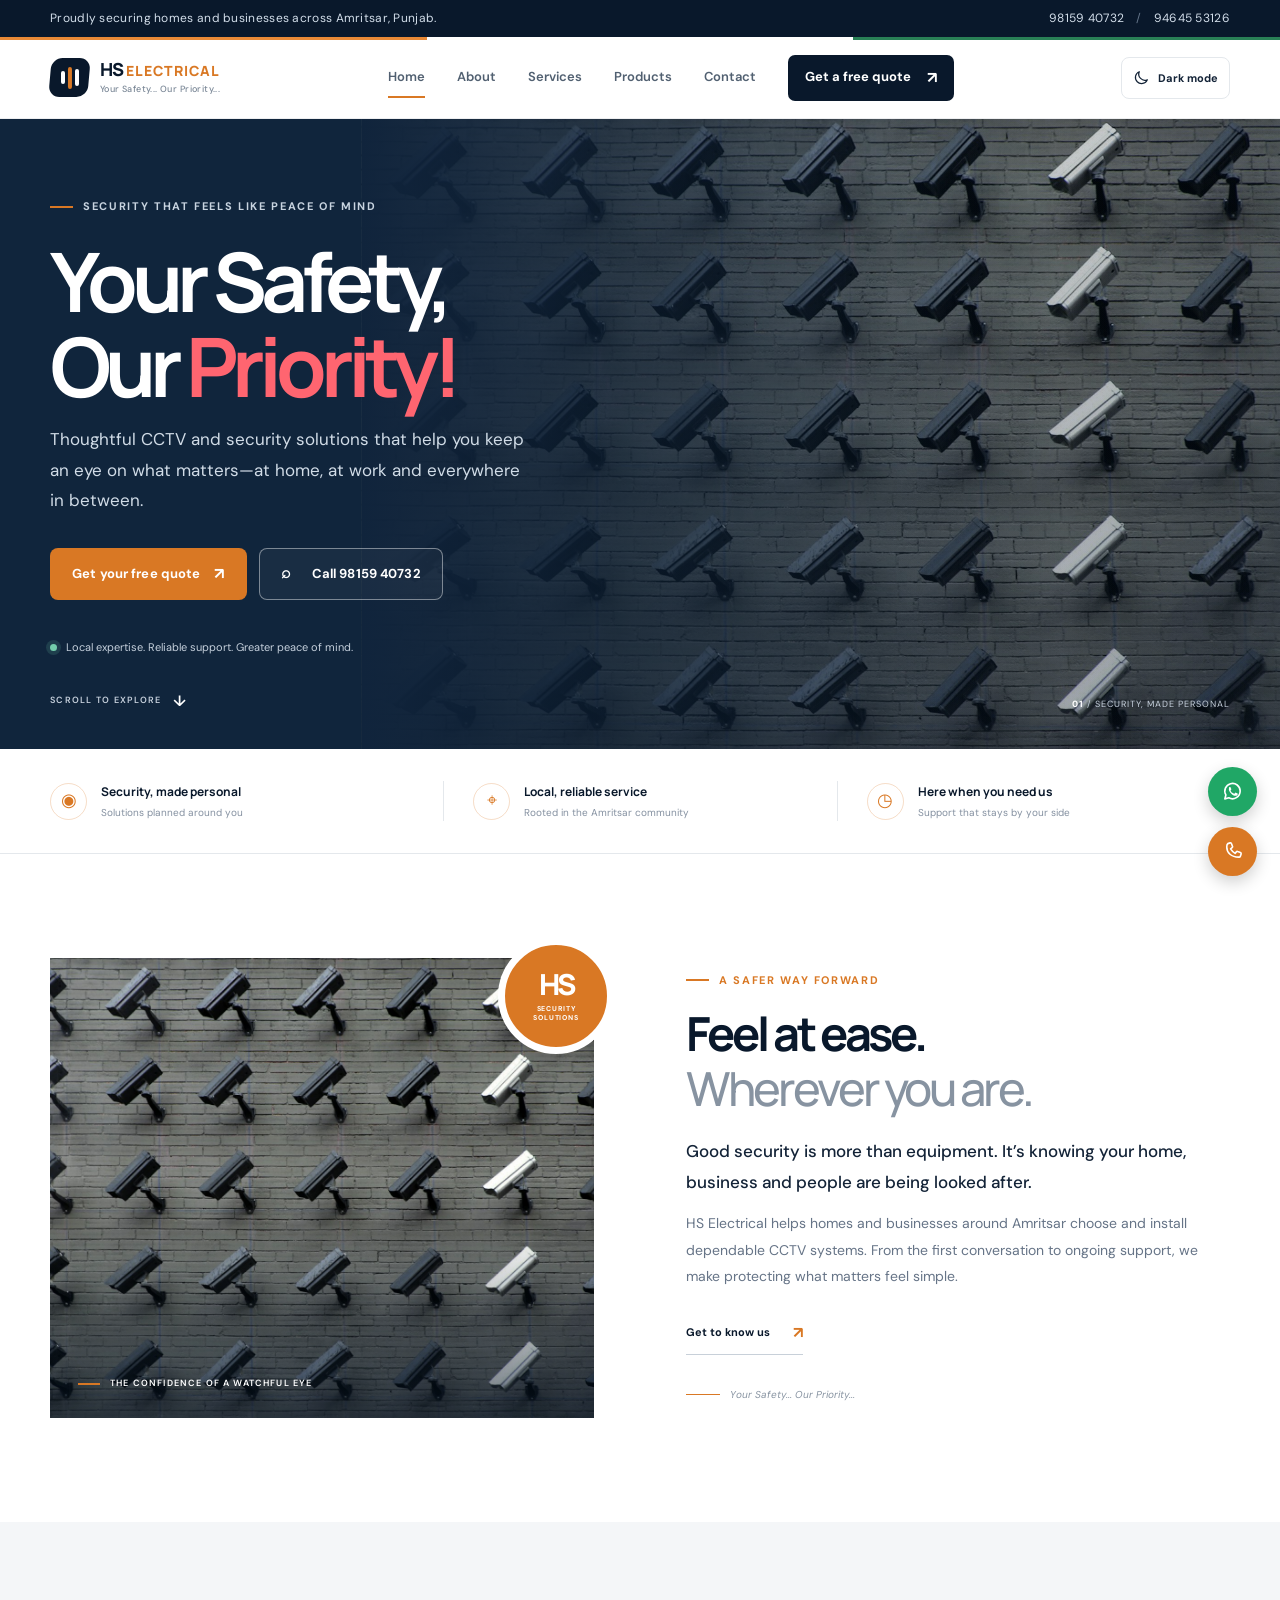
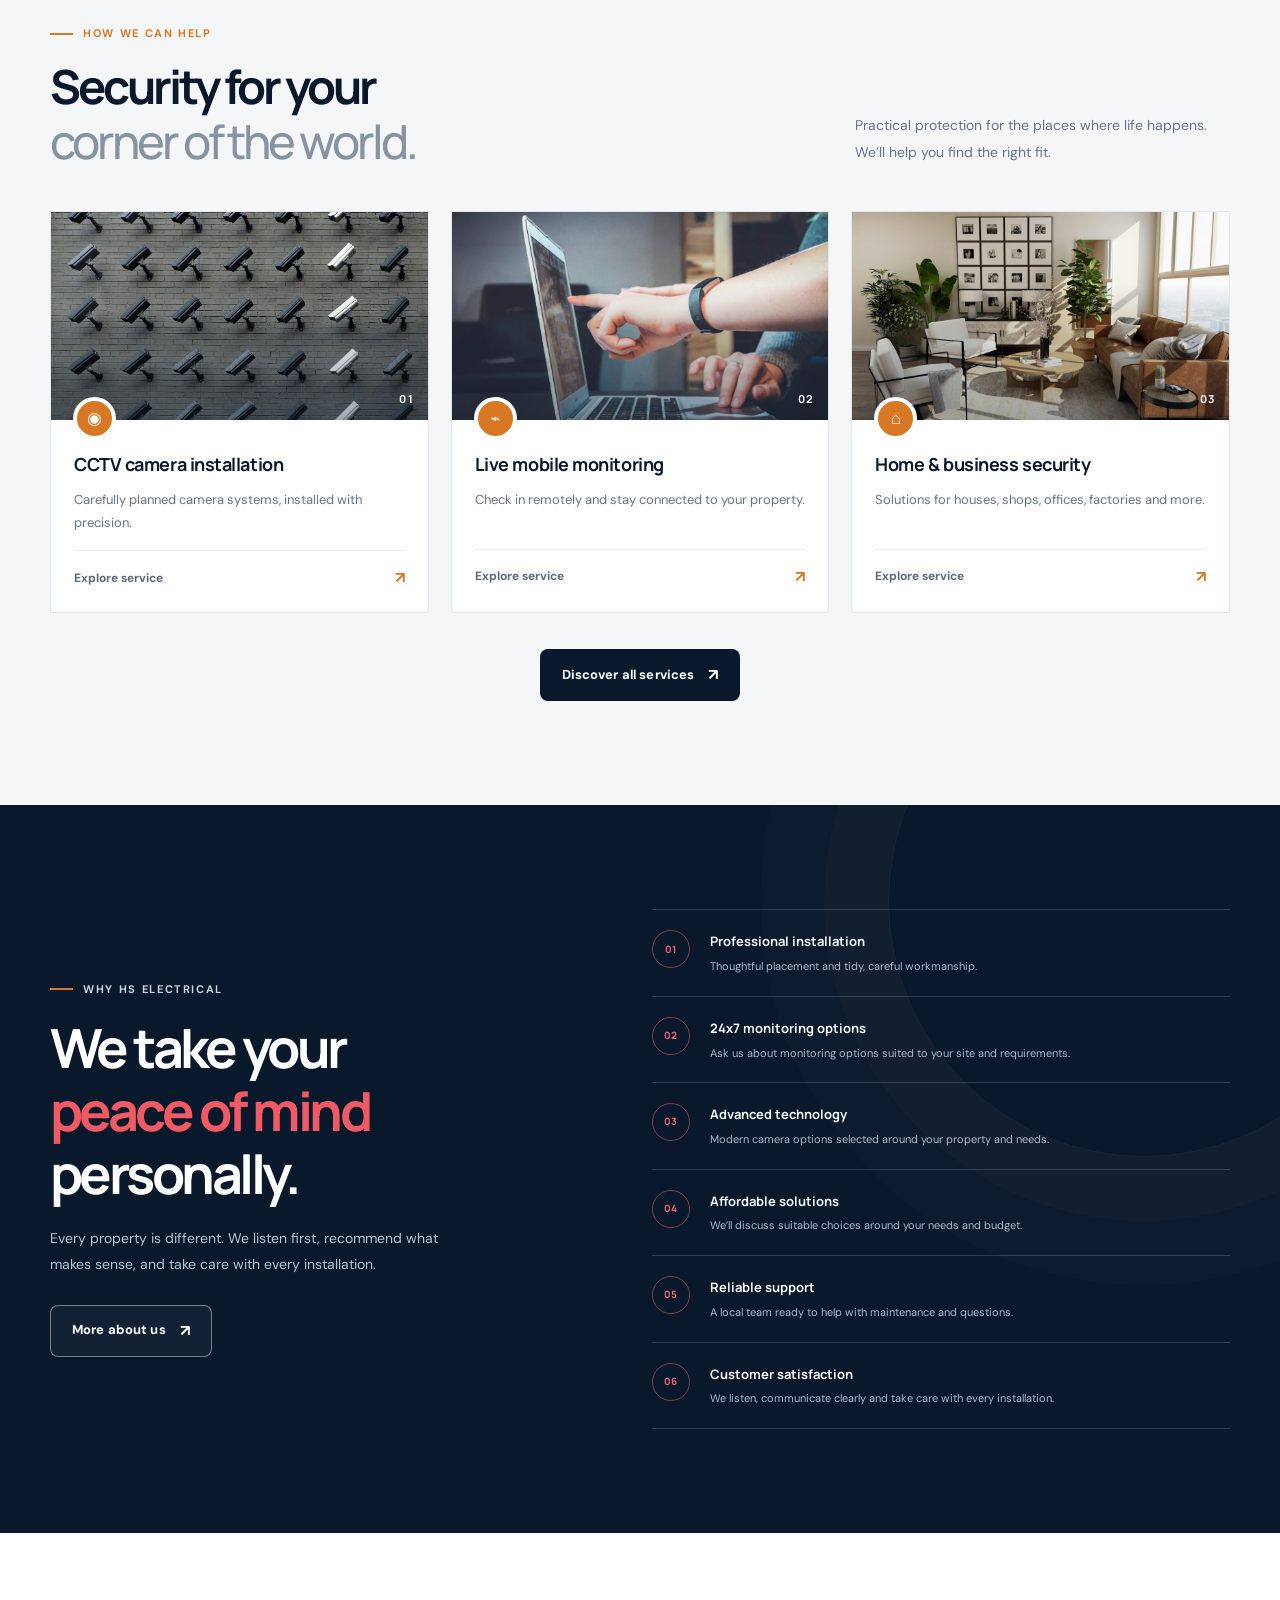
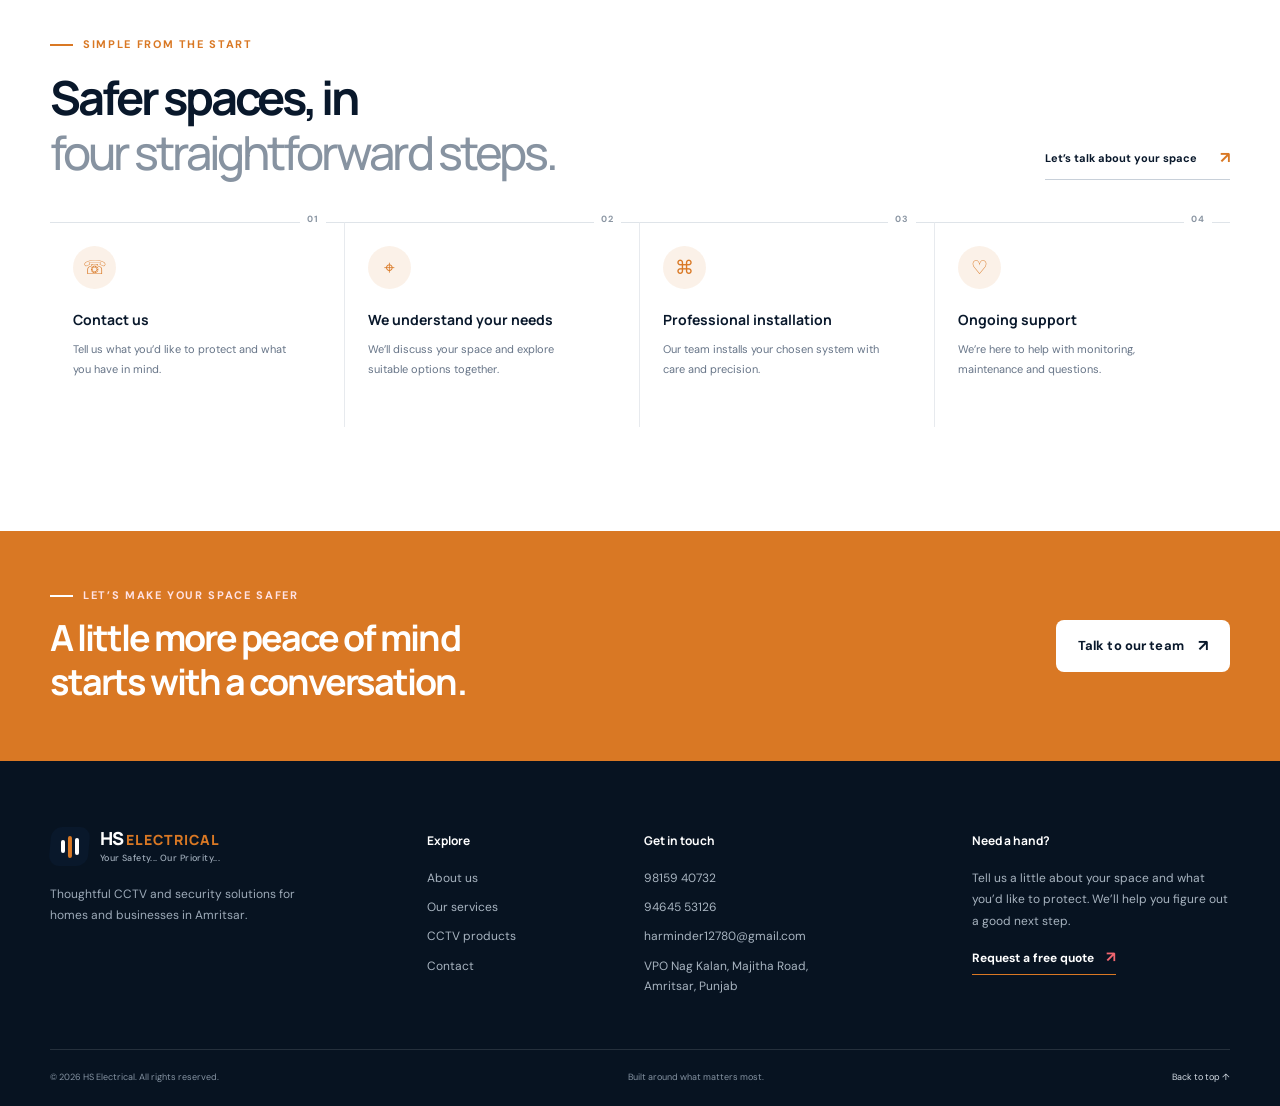
<file: index.html>
<!doctype html>
<html lang="en-IN">
<head>
  <meta charset="utf-8">
  <meta name="viewport" content="width=device-width, initial-scale=1">
  <meta name="theme-color" content="#09182b">
  <meta name="description" content="Dependable CCTV camera installation, security systems and support in Amritsar. HS Electrical: Your Safety... Our Priority...">
  <title>HS Electrical | CCTV & Security Solutions in Amritsar</title>
  
  <link rel="stylesheet" href="css/style.css">
  <script src="js/script.js" defer></script>
</head>
<body id="top">
  <div class="topbar"><div class="container topbar-inner"><span>Proudly securing homes and businesses across Amritsar, Punjab.</span><div><a href="tel:+919815940732">98159 40732</a><span class="topbar-divider">/</span><a href="tel:+919464553126">94645 53126</a></div></div></div>
  <header class="site-header"><div class="container nav-wrap">
    <a class="brand" href="index.html" aria-label="HS Electrical home"><span class="brand-mark" aria-hidden="true"><span></span><span></span><span></span></span><span class="brand-copy"><strong>HS <em>ELECTRICAL</em></strong><small>Your Safety... Our Priority...</small></span></a>
    <button class="menu-toggle" type="button" aria-label="Open navigation" aria-expanded="false" aria-controls="primary-nav"><span></span><span></span></button>
    <nav class="primary-nav" id="primary-nav" aria-label="Main navigation"><a href="index.html" data-nav="home">Home</a><a href="about.html" data-nav="about">About</a><a href="services.html" data-nav="services">Services</a><a href="products.html" data-nav="products">Products</a><a href="contact.html" data-nav="contact">Contact</a><a class="nav-cta" href="contact.html">Get a free quote <span>↗</span></a></nav><button class="theme-toggle" type="button" aria-label="Switch to dark mode" aria-pressed="false"><svg class="theme-icon theme-icon-moon" viewBox="0 0 24 24" aria-hidden="true"><path d="M20.2 15.1A8.6 8.6 0 0 1 8.9 3.8 8.7 8.7 0 1 0 20.2 15.1Z"/></svg><svg class="theme-icon theme-icon-sun" viewBox="0 0 24 24" aria-hidden="true"><circle cx="12" cy="12" r="3.5"/><path d="M12 2v2m0 16v2M4.93 4.93l1.42 1.42m11.3 11.3 1.42 1.42M2 12h2m16 0h2M4.93 19.07l1.42-1.42m11.3-11.3 1.42-1.42"/></svg><span class="theme-toggle-text">Dark mode</span></button>
  </div></header>
  <main>
    <section class="hero"><div class="hero-image"></div><div class="container hero-content"><div class="eyebrow light-eyebrow"><span></span> SECURITY THAT FEELS LIKE PEACE OF MIND</div><h1>Your Safety,<br>Our <span>Priority!</span></h1><p>Thoughtful CCTV and security solutions that help you keep an eye on what matters—at home, at work and everywhere in between.</p><div class="hero-actions"><a class="button button-red" href="contact.html">Get your free quote <span>↗</span></a><a class="button button-outline" href="tel:+919815940732"><span class="phone-symbol">⌕</span> Call 98159 40732</a></div><div class="hero-note"><span class="live-dot"></span> Local expertise. Reliable support. Greater peace of mind.</div></div><div class="hero-index"><span>01</span> / SECURITY, MADE PERSONAL</div><a class="hero-scroll" href="#intro">SCROLL TO EXPLORE <span>↓</span></a></section>
    <section class="trust-strip"><div class="container trust-grid"><div class="trust-item"><span class="trust-icon">◉</span><div><strong>Security, made personal</strong><small>Solutions planned around you</small></div></div><div class="trust-item"><span class="trust-icon">⌖</span><div><strong>Local, reliable service</strong><small>Rooted in the Amritsar community</small></div></div><div class="trust-item"><span class="trust-icon">◷</span><div><strong>Here when you need us</strong><small>Support that stays by your side</small></div></div></div></section>
    <section class="section intro-section" id="intro"><div class="container intro-grid"><div class="intro-photo reveal"><img src="images/cctv-camera.jpg" alt="Security camera keeping watch over a building"><div class="photo-caption"><span class="caption-line"></span><span>THE CONFIDENCE OF A WATCHFUL EYE</span></div><div class="photo-stamp"><span>HS</span><small>SECURITY<br>SOLUTIONS</small></div></div><div class="intro-copy reveal"><div class="eyebrow"><span></span> A SAFER WAY FORWARD</div><h2>Feel at ease.<br><span>Wherever you are.</span></h2><p class="lead">Good security is more than equipment. It’s knowing your home, business and people are being looked after.</p><p>HS Electrical helps homes and businesses around Amritsar choose and install dependable CCTV systems. From the first conversation to ongoing support, we make protecting what matters feel simple.</p><a class="text-link" href="about.html">Get to know us <span>↗</span></a><div class="intro-signoff"><span class="signoff-rule"></span><span>Your Safety... Our Priority...</span></div></div></div></section>
    <section class="section services-preview section-soft"><div class="container"><div class="section-heading reveal"><div><div class="eyebrow"><span></span> HOW WE CAN HELP</div><h2>Security for your<br><span>corner of the world.</span></h2></div><p>Practical protection for the places where life happens. We’ll help you find the right fit.</p></div><div class="service-grid home-service-grid">
      <a class="service-card reveal" href="contact.html?service=CCTV%20Camera%20Installation"><div class="service-card-image"><img src="images/cctv-camera.jpg" alt="CCTV camera installed for dependable site security"><span class="card-number">01</span></div><div class="service-card-body"><span class="service-icon">◉</span><h3>CCTV camera installation</h3><p>Carefully planned camera systems, installed with precision.</p><span class="card-link">Explore service <b>↗</b></span></div></a>
      <a class="service-card reveal" href="contact.html?service=Live%20Monitoring%20on%20Mobile"><div class="service-card-image"><img src="images/mobile-monitoring.jpg" alt="Stay connected to security from your mobile"><span class="card-number">02</span></div><div class="service-card-body"><span class="service-icon">⌁</span><h3>Live mobile monitoring</h3><p>Check in remotely and stay connected to your property.</p><span class="card-link">Explore service <b>↗</b></span></div></a>
      <a class="service-card reveal" href="contact.html?service=House%20Security"><div class="service-card-image"><img src="images/home-security.jpg" alt="Comfortable home with thoughtful security"><span class="card-number">03</span></div><div class="service-card-body"><span class="service-icon">⌂</span><h3>Home & business security</h3><p>Solutions for houses, shops, offices, factories and more.</p><span class="card-link">Explore service <b>↗</b></span></div></a>
    </div><div class="center-action"><a class="button button-dark" href="services.html">Discover all services <span>↗</span></a></div></div></section>
    <section class="section why-section"><div class="container why-grid"><div class="why-copy reveal"><div class="eyebrow light-eyebrow"><span></span> WHY HS ELECTRICAL</div><h2>We take your<br><span>peace of mind</span><br>personally.</h2><p>Every property is different. We listen first, recommend what makes sense, and take care with every installation.</p><a class="button button-outline" href="about.html">More about us <span>↗</span></a></div><div class="why-points reveal"><div class="why-point"><span class="why-point-icon">01</span><div><h3>Professional installation</h3><p>Thoughtful placement and tidy, careful workmanship.</p></div></div><div class="why-point"><span class="why-point-icon">02</span><div><h3>24x7 monitoring options</h3><p>Ask us about monitoring options suited to your site and requirements.</p></div></div><div class="why-point"><span class="why-point-icon">03</span><div><h3>Advanced technology</h3><p>Modern camera options selected around your property and needs.</p></div></div><div class="why-point"><span class="why-point-icon">04</span><div><h3>Affordable solutions</h3><p>We’ll discuss suitable choices around your needs and budget.</p></div></div><div class="why-point"><span class="why-point-icon">05</span><div><h3>Reliable support</h3><p>A local team ready to help with maintenance and questions.</p></div></div><div class="why-point"><span class="why-point-icon">06</span><div><h3>Customer satisfaction</h3><p>We listen, communicate clearly and take care with every installation.</p></div></div></div></div></section>
    <section class="section process-section"><div class="container"><div class="section-heading reveal"><div><div class="eyebrow"><span></span> SIMPLE FROM THE START</div><h2>Safer spaces, in<br><span>four straightforward steps.</span></h2></div><a class="text-link" href="contact.html">Let’s talk about your space <span>↗</span></a></div><div class="process-grid"><div class="process-step reveal"><span class="process-number">01</span><span class="process-icon">☏</span><h3>Contact us</h3><p>Tell us what you’d like to protect and what you have in mind.</p></div><div class="process-step reveal"><span class="process-number">02</span><span class="process-icon">⌖</span><h3>We understand your needs</h3><p>We’ll discuss your space and explore suitable options together.</p></div><div class="process-step reveal"><span class="process-number">03</span><span class="process-icon">⌘</span><h3>Professional installation</h3><p>Our team installs your chosen system with care and precision.</p></div><div class="process-step reveal"><span class="process-number">04</span><span class="process-icon">♡</span><h3>Ongoing support</h3><p>We’re here to help with monitoring, maintenance and questions.</p></div></div></div></section>
    <section class="cta-band"><div class="container cta-content"><div><div class="eyebrow light-eyebrow"><span></span> LET’S MAKE YOUR SPACE SAFER</div><h2>A little more peace of mind<br>starts with a conversation.</h2></div><a class="button button-white" href="contact.html">Talk to our team <span>↗</span></a></div></section>
  </main>
  <footer class="site-footer"><div class="container footer-main"><div class="footer-brand"><a class="brand brand-light" href="index.html"><span class="brand-mark" aria-hidden="true"><span></span><span></span><span></span></span><span class="brand-copy"><strong>HS <em>ELECTRICAL</em></strong><small>Your Safety... Our Priority...</small></span></a><p>Thoughtful CCTV and security solutions for homes and businesses in Amritsar.</p></div><div class="footer-column"><h3>Explore</h3><a href="about.html">About us</a><a href="services.html">Our services</a><a href="products.html">CCTV products</a><a href="contact.html">Contact</a></div><div class="footer-column"><h3>Get in touch</h3><a href="tel:+919815940732">98159 40732</a><a href="tel:+919464553126">94645 53126</a><a href="mailto:harminder12780@gmail.com">harminder12780@gmail.com</a><span>VPO Nag Kalan, Majitha Road,<br>Amritsar, Punjab</span></div><div class="footer-column footer-hours"><h3>Need a hand?</h3><p>Tell us a little about your space and what you’d like to protect. We’ll help you figure out a good next step.</p><a class="footer-quote" href="contact.html">Request a free quote <span>↗</span></a></div></div><div class="container footer-bottom"><span>© <span data-year></span> HS Electrical. All rights reserved.</span><span>Built around what matters most.</span><a href="#top" class="footer-top">Back to top ↑</a></div></footer>
  <a class="float-button float-whatsapp" href="https://wa.me/919815940732?text=Hello%20HS%20Electrical%2C%20I%27d%20like%20to%20ask%20about%20your%20CCTV%20security%20solutions." target="_blank" rel="noopener noreferrer" aria-label="Chat with HS Electrical on WhatsApp"><svg viewBox="0 0 24 24" aria-hidden="true"><path d="M20 11.6a8 8 0 0 1-11.8 7l-4.2 1.1 1.1-4.1A8 8 0 1 1 20 11.6Z"/><path d="M8.2 7.8c.2-.5.5-.5.8-.5h.5c.2 0 .4.1.5.4l.7 1.7c.1.2.1.4 0 .6l-.5.7c-.2.2-.3.4-.1.7.2.4.8 1.3 1.7 2 .8.6 1.4.8 1.7.9.3.1.5.1.7-.1l.8-.9c.2-.2.4-.2.6-.1l1.6.8c.2.1.4.2.4.4s-.1 1-.7 1.5c-.5.5-1.3.8-2.2.6-.8-.2-2-.6-3.4-1.7-1.1-.9-1.9-2-2.5-3.1-.5-1-.7-2-.6-2.7.1-.6.4-1 .6-1.2Z"/></svg></a>
  <a class="float-button float-call" href="tel:+919815940732" aria-label="Call HS Electrical"><svg viewBox="0 0 24 24" aria-hidden="true"><path d="M7.1 3.8 9.5 3c.6-.2 1.2.1 1.4.7l1.1 3c.2.5 0 1-.4 1.3L10 9.3a14.6 14.6 0 0 0 4.7 4.7l1.3-1.6c.3-.4.8-.6 1.3-.4l3 1.1c.6.2.9.8.7 1.4l-.8 2.4c-.2.6-.8 1-1.4 1C10.7 18 6 13.3 6 7.2c0-1.4.5-2.8 1.1-3.4Z"/></svg></a>
  <button class="back-to-top" type="button" aria-label="Back to top">↑</button>
  <div class="toast" role="status" aria-live="polite"></div>
</body>
</html>
</file>
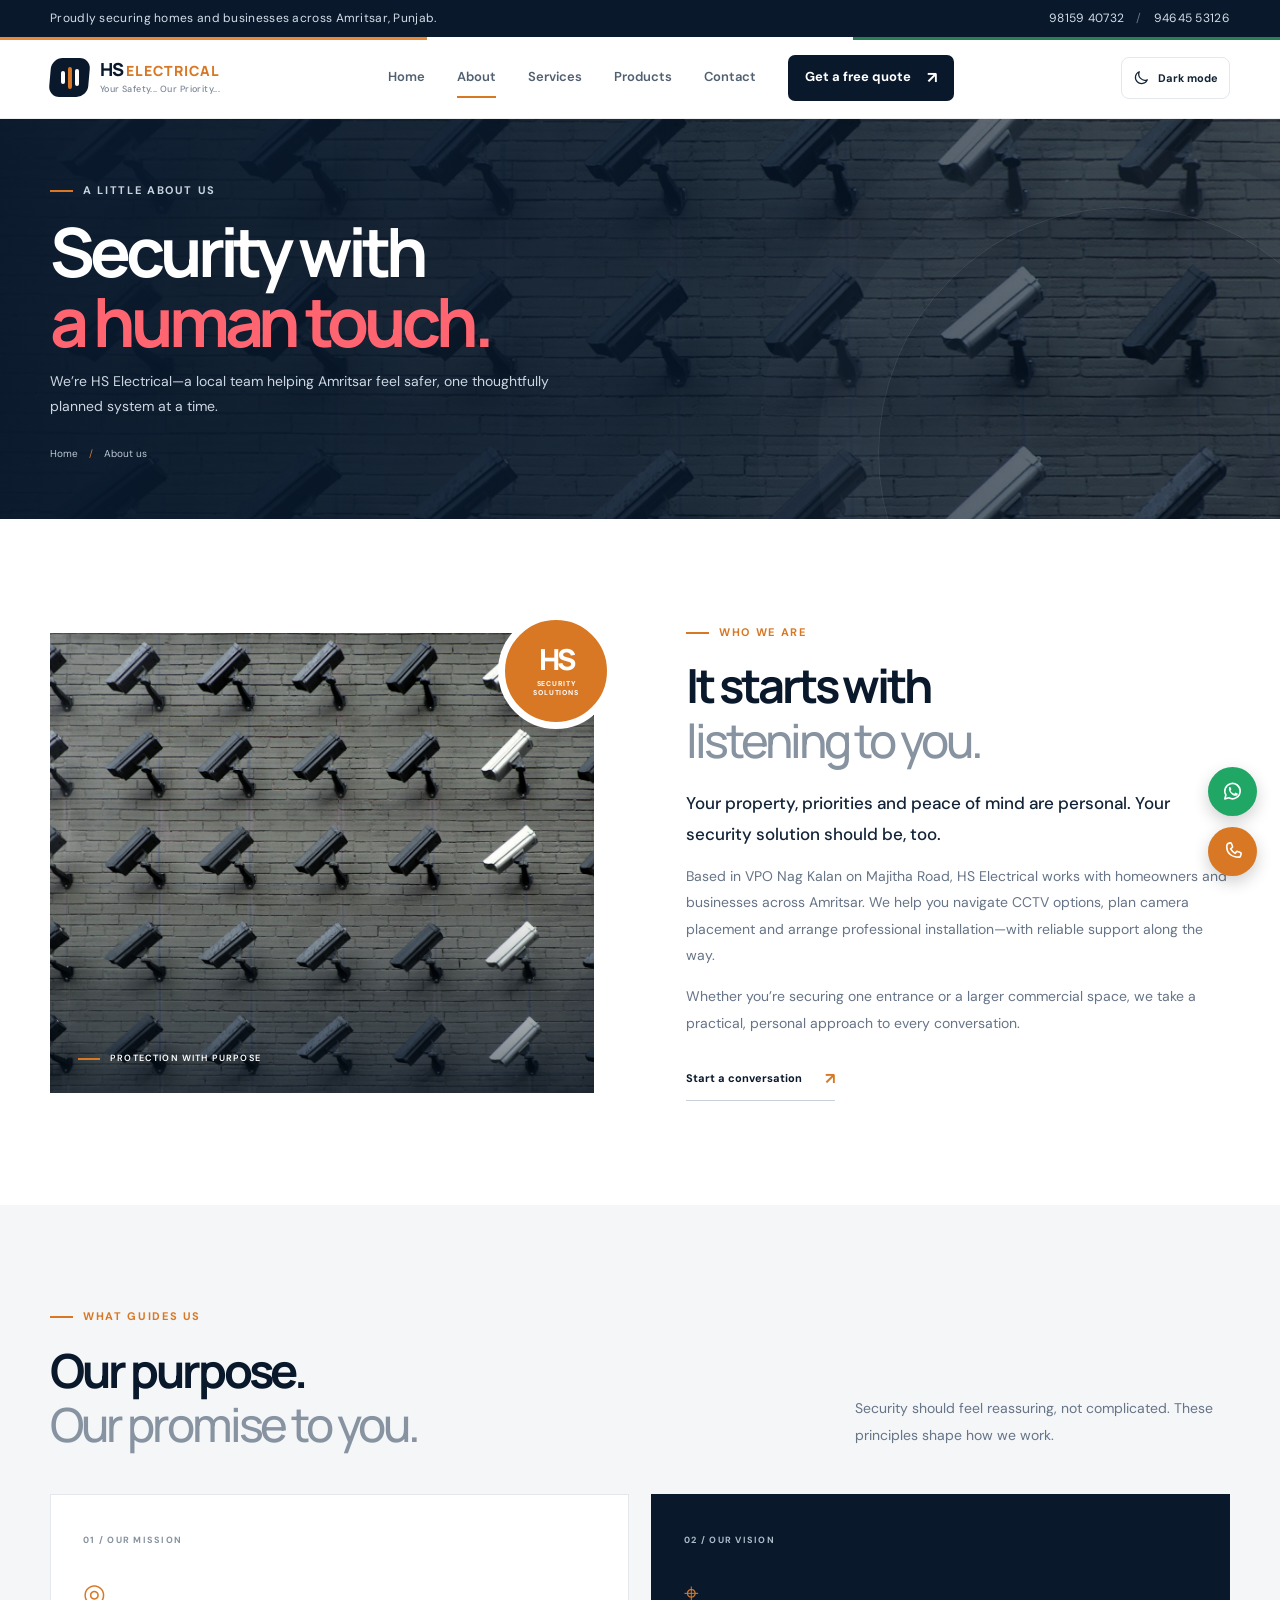
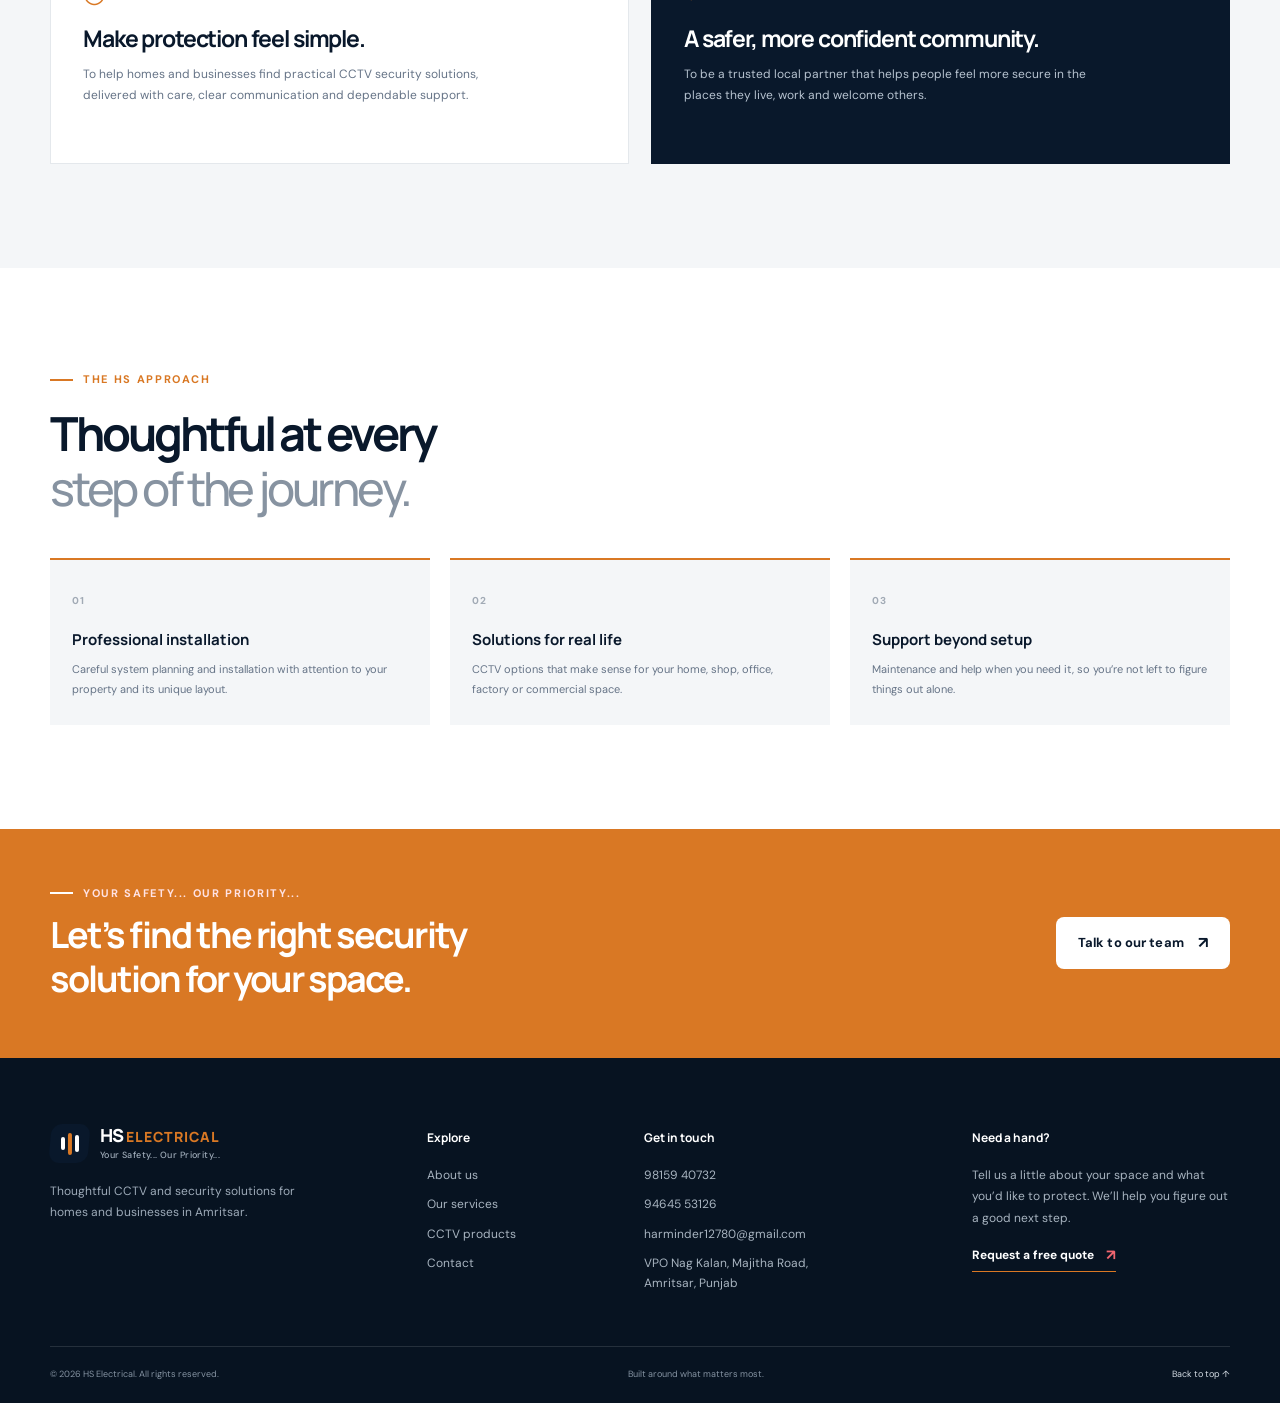
<file: about.html>
<!doctype html>
<html lang="en-IN">
<head><meta charset="utf-8"><meta name="viewport" content="width=device-width, initial-scale=1"><meta name="theme-color" content="#09182b"><meta name="description" content="Learn about HS Electrical, a local CCTV installation and security solutions team serving Amritsar."><title>About Us | HS Electrical</title><link rel="stylesheet" href="css/style.css"><script src="js/script.js" defer></script></head>
<body id="top">
  <div class="topbar"><div class="container topbar-inner"><span>Proudly securing homes and businesses across Amritsar, Punjab.</span><div><a href="tel:+919815940732">98159 40732</a><span class="topbar-divider">/</span><a href="tel:+919464553126">94645 53126</a></div></div></div>
  <header class="site-header"><div class="container nav-wrap"><a class="brand" href="index.html" aria-label="HS Electrical home"><span class="brand-mark" aria-hidden="true"><span></span><span></span><span></span></span><span class="brand-copy"><strong>HS <em>ELECTRICAL</em></strong><small>Your Safety... Our Priority...</small></span></a><button class="menu-toggle" type="button" aria-label="Open navigation" aria-expanded="false" aria-controls="primary-nav"><span></span><span></span></button><nav class="primary-nav" id="primary-nav" aria-label="Main navigation"><a href="index.html" data-nav="home">Home</a><a href="about.html" data-nav="about">About</a><a href="services.html" data-nav="services">Services</a><a href="products.html" data-nav="products">Products</a><a href="contact.html" data-nav="contact">Contact</a><a class="nav-cta" href="contact.html">Get a free quote <span>↗</span></a></nav><button class="theme-toggle" type="button" aria-label="Switch to dark mode" aria-pressed="false"><svg class="theme-icon theme-icon-moon" viewBox="0 0 24 24" aria-hidden="true"><path d="M20.2 15.1A8.6 8.6 0 0 1 8.9 3.8 8.7 8.7 0 1 0 20.2 15.1Z"/></svg><svg class="theme-icon theme-icon-sun" viewBox="0 0 24 24" aria-hidden="true"><circle cx="12" cy="12" r="3.5"/><path d="M12 2v2m0 16v2M4.93 4.93l1.42 1.42m11.3 11.3 1.42 1.42M2 12h2m16 0h2M4.93 19.07l1.42-1.42m11.3-11.3 1.42-1.42"/></svg><span class="theme-toggle-text">Dark mode</span></button></div></header>
  <main>
    <section class="page-hero page-hero-about"><div class="container page-hero-content"><div class="eyebrow light-eyebrow"><span></span> A LITTLE ABOUT US</div><h1>Security with<br><span>a human touch.</span></h1><p>We’re HS Electrical—a local team helping Amritsar feel safer, one thoughtfully planned system at a time.</p><div class="breadcrumbs"><a href="index.html">Home</a><span>/</span><span>About us</span></div></div></section>
    <section class="section"><div class="container intro-grid about-intro"><div class="intro-photo reveal"><img src="images/cctv-camera.jpg" alt="Security camera monitoring a property"><div class="photo-caption"><span class="caption-line"></span><span>PROTECTION WITH PURPOSE</span></div><div class="photo-stamp"><span>HS</span><small>SECURITY<br>SOLUTIONS</small></div></div><div class="intro-copy reveal"><div class="eyebrow"><span></span> WHO WE ARE</div><h2>It starts with<br><span>listening to you.</span></h2><p class="lead">Your property, priorities and peace of mind are personal. Your security solution should be, too.</p><p>Based in VPO Nag Kalan on Majitha Road, HS Electrical works with homeowners and businesses across Amritsar. We help you navigate CCTV options, plan camera placement and arrange professional installation—with reliable support along the way.</p><p>Whether you’re securing one entrance or a larger commercial space, we take a practical, personal approach to every conversation.</p><a class="text-link" href="contact.html">Start a conversation <span>↗</span></a></div></div></section>
    <section class="section section-soft"><div class="container"><div class="section-heading reveal"><div><div class="eyebrow"><span></span> WHAT GUIDES US</div><h2>Our purpose.<br><span>Our promise to you.</span></h2></div><p>Security should feel reassuring, not complicated. These principles shape how we work.</p></div><div class="values-grid"><article class="value-card reveal"><span class="value-number">01 / OUR MISSION</span><span class="value-icon">◎</span><h3>Make protection feel simple.</h3><p>To help homes and businesses find practical CCTV security solutions, delivered with care, clear communication and dependable support.</p></article><article class="value-card value-card-dark reveal"><span class="value-number">02 / OUR VISION</span><span class="value-icon">⌖</span><h3>A safer, more confident community.</h3><p>To be a trusted local partner that helps people feel more secure in the places they live, work and welcome others.</p></article></div></div></section>
    <section class="section"><div class="container"><div class="section-heading reveal"><div><div class="eyebrow"><span></span> THE HS APPROACH</div><h2>Thoughtful at every<br><span>step of the journey.</span></h2></div></div><div class="approach-grid"><article class="approach-card reveal"><span>01</span><h3>Professional installation</h3><p>Careful system planning and installation with attention to your property and its unique layout.</p></article><article class="approach-card reveal"><span>02</span><h3>Solutions for real life</h3><p>CCTV options that make sense for your home, shop, office, factory or commercial space.</p></article><article class="approach-card reveal"><span>03</span><h3>Support beyond setup</h3><p>Maintenance and help when you need it, so you’re not left to figure things out alone.</p></article></div></div></section>
    <section class="cta-band"><div class="container cta-content"><div><div class="eyebrow light-eyebrow"><span></span> YOUR SAFETY... OUR PRIORITY...</div><h2>Let’s find the right security<br>solution for your space.</h2></div><a class="button button-white" href="contact.html">Talk to our team <span>↗</span></a></div></section>
  </main>
  <footer class="site-footer"><div class="container footer-main"><div class="footer-brand"><a class="brand brand-light" href="index.html"><span class="brand-mark" aria-hidden="true"><span></span><span></span><span></span></span><span class="brand-copy"><strong>HS <em>ELECTRICAL</em></strong><small>Your Safety... Our Priority...</small></span></a><p>Thoughtful CCTV and security solutions for homes and businesses in Amritsar.</p></div><div class="footer-column"><h3>Explore</h3><a href="about.html">About us</a><a href="services.html">Our services</a><a href="products.html">CCTV products</a><a href="contact.html">Contact</a></div><div class="footer-column"><h3>Get in touch</h3><a href="tel:+919815940732">98159 40732</a><a href="tel:+919464553126">94645 53126</a><a href="mailto:harminder12780@gmail.com">harminder12780@gmail.com</a><span>VPO Nag Kalan, Majitha Road,<br>Amritsar, Punjab</span></div><div class="footer-column footer-hours"><h3>Need a hand?</h3><p>Tell us a little about your space and what you’d like to protect. We’ll help you figure out a good next step.</p><a class="footer-quote" href="contact.html">Request a free quote <span>↗</span></a></div></div><div class="container footer-bottom"><span>© <span data-year></span> HS Electrical. All rights reserved.</span><span>Built around what matters most.</span><a href="#top" class="footer-top">Back to top ↑</a></div></footer>
  <a class="float-button float-whatsapp" href="https://wa.me/919815940732?text=Hello%20HS%20Electrical%2C%20I%27d%20like%20to%20ask%20about%20your%20CCTV%20security%20solutions." target="_blank" rel="noopener noreferrer" aria-label="Chat with HS Electrical on WhatsApp"><svg viewBox="0 0 24 24" aria-hidden="true"><path d="M20 11.6a8 8 0 0 1-11.8 7l-4.2 1.1 1.1-4.1A8 8 0 1 1 20 11.6Z"/><path d="M8.2 7.8c.2-.5.5-.5.8-.5h.5c.2 0 .4.1.5.4l.7 1.7c.1.2.1.4 0 .6l-.5.7c-.2.2-.3.4-.1.7.2.4.8 1.3 1.7 2 .8.6 1.4.8 1.7.9.3.1.5.1.7-.1l.8-.9c.2-.2.4-.2.6-.1l1.6.8c.2.1.4.2.4.4s-.1 1-.7 1.5c-.5.5-1.3.8-2.2.6-.8-.2-2-.6-3.4-1.7-1.1-.9-1.9-2-2.5-3.1-.5-1-.7-2-.6-2.7.1-.6.4-1 .6-1.2Z"/></svg></a><a class="float-button float-call" href="tel:+919815940732" aria-label="Call HS Electrical"><svg viewBox="0 0 24 24" aria-hidden="true"><path d="M7.1 3.8 9.5 3c.6-.2 1.2.1 1.4.7l1.1 3c.2.5 0 1-.4 1.3L10 9.3a14.6 14.6 0 0 0 4.7 4.7l1.3-1.6c.3-.4.8-.6 1.3-.4l3 1.1c.6.2.9.8.7 1.4l-.8 2.4c-.2.6-.8 1-1.4 1C10.7 18 6 13.3 6 7.2c0-1.4.5-2.8 1.1-3.4Z"/></svg></a><button class="back-to-top" type="button" aria-label="Back to top">↑</button><div class="toast" role="status" aria-live="polite"></div>
  </body></html>
</file>
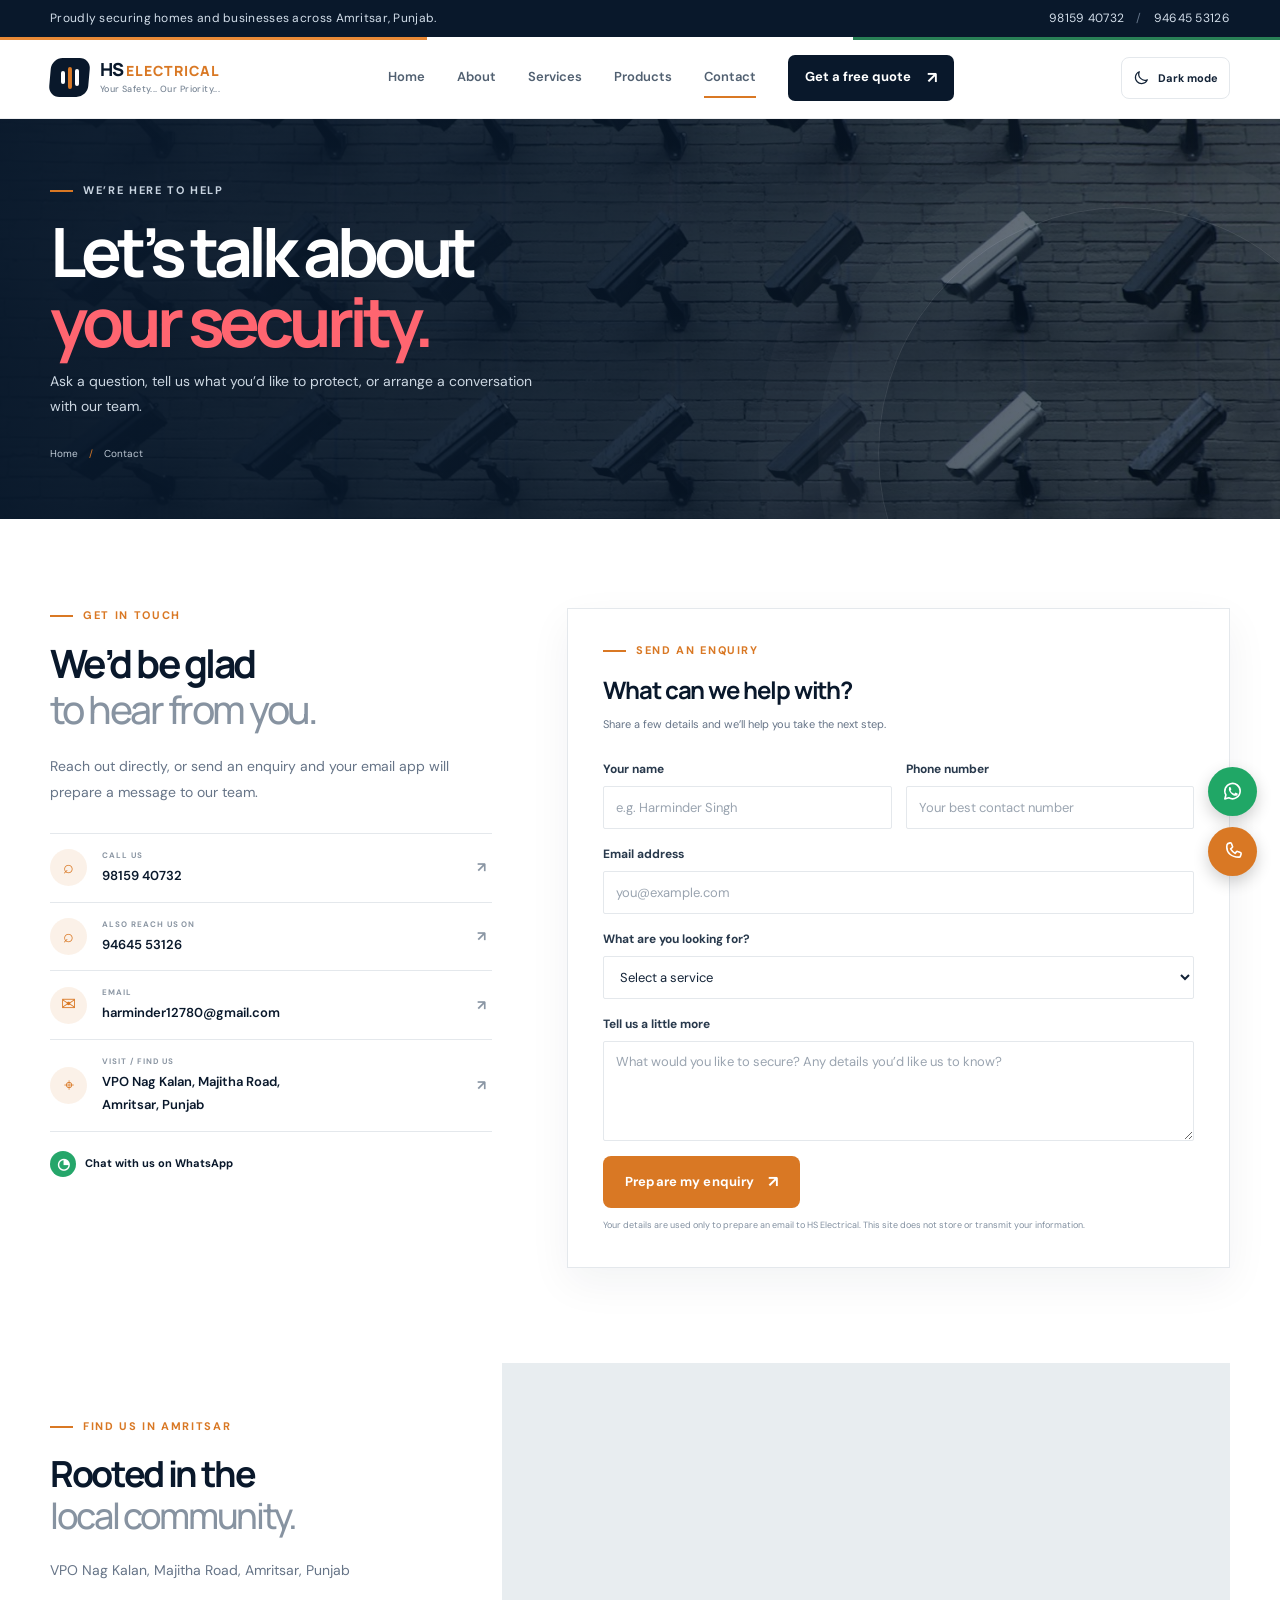
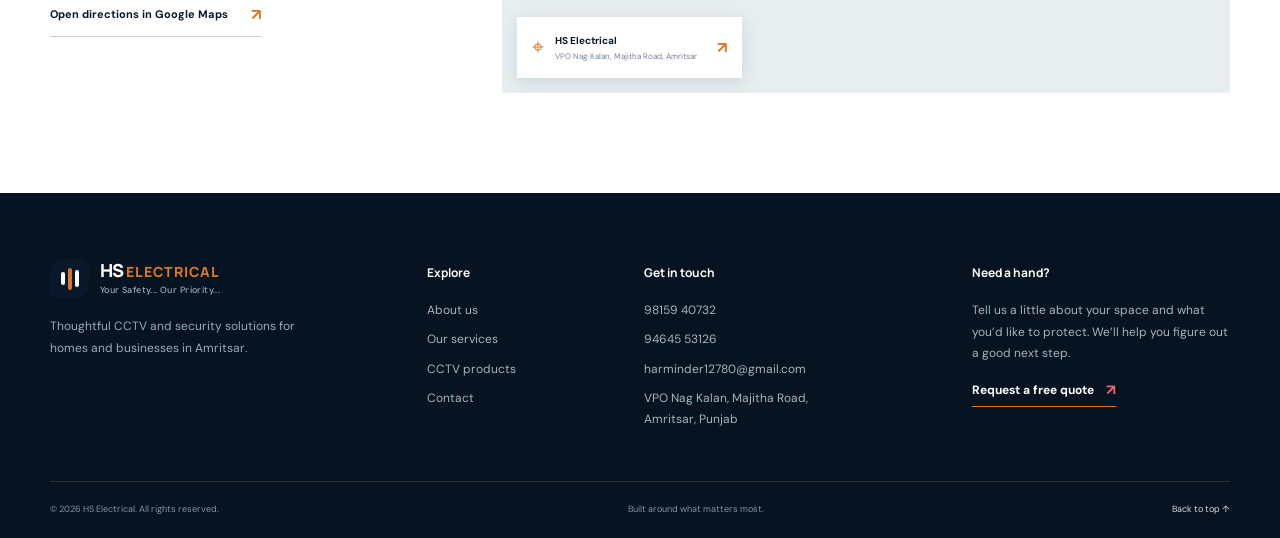
<file: contact.html>
<!doctype html>
<html lang="en-IN">
<head><meta charset="utf-8"><meta name="viewport" content="width=device-width, initial-scale=1"><meta name="theme-color" content="#09182b"><meta name="description" content="Contact HS Electrical in Amritsar for a CCTV security consultation, installation or support."><title>Contact HS Electrical | Get a CCTV Quote</title><link rel="stylesheet" href="css/style.css"><script src="js/script.js" defer></script></head>
<body id="top">
  <div class="topbar"><div class="container topbar-inner"><span>Proudly securing homes and businesses across Amritsar, Punjab.</span><div><a href="tel:+919815940732">98159 40732</a><span class="topbar-divider">/</span><a href="tel:+919464553126">94645 53126</a></div></div></div>
  <header class="site-header"><div class="container nav-wrap"><a class="brand" href="index.html" aria-label="HS Electrical home"><span class="brand-mark" aria-hidden="true"><span></span><span></span><span></span></span><span class="brand-copy"><strong>HS <em>ELECTRICAL</em></strong><small>Your Safety... Our Priority...</small></span></a><button class="menu-toggle" type="button" aria-label="Open navigation" aria-expanded="false" aria-controls="primary-nav"><span></span><span></span></button><nav class="primary-nav" id="primary-nav" aria-label="Main navigation"><a href="index.html" data-nav="home">Home</a><a href="about.html" data-nav="about">About</a><a href="services.html" data-nav="services">Services</a><a href="products.html" data-nav="products">Products</a><a href="contact.html" data-nav="contact">Contact</a><a class="nav-cta" href="contact.html">Get a free quote <span>↗</span></a></nav><button class="theme-toggle" type="button" aria-label="Switch to dark mode" aria-pressed="false"><svg class="theme-icon theme-icon-moon" viewBox="0 0 24 24" aria-hidden="true"><path d="M20.2 15.1A8.6 8.6 0 0 1 8.9 3.8 8.7 8.7 0 1 0 20.2 15.1Z"/></svg><svg class="theme-icon theme-icon-sun" viewBox="0 0 24 24" aria-hidden="true"><circle cx="12" cy="12" r="3.5"/><path d="M12 2v2m0 16v2M4.93 4.93l1.42 1.42m11.3 11.3 1.42 1.42M2 12h2m16 0h2M4.93 19.07l1.42-1.42m11.3-11.3 1.42-1.42"/></svg><span class="theme-toggle-text">Dark mode</span></button></div></header>
  <main>
    <section class="page-hero page-hero-contact"><div class="container page-hero-content"><div class="eyebrow light-eyebrow"><span></span> WE’RE HERE TO HELP</div><h1>Let’s talk about<br><span>your security.</span></h1><p>Ask a question, tell us what you’d like to protect, or arrange a conversation with our team.</p><div class="breadcrumbs"><a href="index.html">Home</a><span>/</span><span>Contact</span></div></div></section>
    <section class="section contact-section"><div class="container contact-layout"><div class="contact-details reveal"><div class="eyebrow"><span></span> GET IN TOUCH</div><h2>We’d be glad<br><span>to hear from you.</span></h2><p>Reach out directly, or send an enquiry and your email app will prepare a message to our team.</p><div class="contact-methods"><a class="contact-method" href="tel:+919815940732"><span class="contact-icon">⌕</span><span><small>CALL US</small><strong>98159 40732</strong></span><b>↗</b></a><a class="contact-method" href="tel:+919464553126"><span class="contact-icon">⌕</span><span><small>ALSO REACH US ON</small><strong>94645 53126</strong></span><b>↗</b></a><a class="contact-method" href="mailto:harminder12780@gmail.com"><span class="contact-icon">✉</span><span><small>EMAIL</small><strong>harminder12780@gmail.com</strong></span><b>↗</b></a><a class="contact-method" href="https://maps.google.com/?q=VPO+Nag+Kalan,+Majitha+Road,+Amritsar" target="_blank" rel="noopener noreferrer"><span class="contact-icon">⌖</span><span><small>VISIT / FIND US</small><strong>VPO Nag Kalan, Majitha Road,<br>Amritsar, Punjab</strong></span><b>↗</b></a></div><a class="contact-whatsapp" href="https://wa.me/919815940732?text=Hello%20HS%20Electrical%2C%20I%27d%20like%20to%20ask%20about%20your%20CCTV%20security%20solutions." target="_blank" rel="noopener noreferrer"><span>◔</span> Chat with us on WhatsApp</a></div>
      <div class="contact-form-card reveal"><div class="form-heading"><div class="eyebrow"><span></span> SEND AN ENQUIRY</div><h2>What can we help with?</h2><p>Share a few details and we’ll help you take the next step.</p></div><form class="contact-form" id="contact-form">
        <div class="form-row"><label>Your name<input name="name" type="text" autocomplete="name" placeholder="e.g. Harminder Singh" required minlength="2"></label><label>Phone number<input name="phone" type="tel" autocomplete="tel" inputmode="tel" placeholder="Your best contact number" required pattern="[0-9+() .-]{10,18}" title="Enter a valid phone number"></label></div>
        <label>Email address<input name="email" type="email" autocomplete="email" placeholder="you@example.com" required></label>
        <label>What are you looking for?<select name="service" id="service-select" required><option value="" disabled selected>Select a service</option><option>CCTV Camera Installation</option><option>Live Monitoring on Mobile</option><option>Maintenance &amp; Support</option><option>House Security</option><option>Office Security</option><option>Shop Security</option><option>Factory Security</option><option>Commercial Space Security</option><option>24x7 Monitoring</option><option>Camera / Product Enquiry</option><option>Something else</option></select></label>
        <label>Tell us a little more<textarea name="message" rows="4" placeholder="What would you like to secure? Any details you’d like us to know?" required minlength="10"></textarea></label>
        <button class="button button-red form-submit" type="submit">Prepare my enquiry <span>↗</span></button><p class="form-note">Your details are used only to prepare an email to HS Electrical. This site does not store or transmit your information.</p>
      </form></div></div></section>
    <section class="map-section"><div class="container map-layout"><div class="map-copy reveal"><div class="eyebrow"><span></span> FIND US IN AMRITSAR</div><h2>Rooted in the<br><span>local community.</span></h2><p>VPO Nag Kalan, Majitha Road, Amritsar, Punjab</p><a class="text-link" href="https://maps.google.com/?q=VPO+Nag+Kalan,+Majitha+Road,+Amritsar" target="_blank" rel="noopener noreferrer">Open directions in Google Maps <span>↗</span></a></div><div class="map-frame reveal"><iframe title="Map showing VPO Nag Kalan, Majitha Road, Amritsar" src="https://maps.google.com/maps?q=VPO%20Nag%20Kalan%2C%20Majitha%20Road%2C%20Amritsar&t=&z=12&ie=UTF8&iwloc=&output=embed" loading="lazy" referrerpolicy="no-referrer-when-downgrade"></iframe><a class="map-overlay" href="https://maps.google.com/?q=VPO+Nag+Kalan,+Majitha+Road,+Amritsar" target="_blank" rel="noopener noreferrer"><span>⌖</span><span><strong>HS Electrical</strong><small>VPO Nag Kalan, Majitha Road, Amritsar</small></span><b>↗</b></a></div></div></section>
  </main>
  <footer class="site-footer"><div class="container footer-main"><div class="footer-brand"><a class="brand brand-light" href="index.html"><span class="brand-mark" aria-hidden="true"><span></span><span></span><span></span></span><span class="brand-copy"><strong>HS <em>ELECTRICAL</em></strong><small>Your Safety... Our Priority...</small></span></a><p>Thoughtful CCTV and security solutions for homes and businesses in Amritsar.</p></div><div class="footer-column"><h3>Explore</h3><a href="about.html">About us</a><a href="services.html">Our services</a><a href="products.html">CCTV products</a><a href="contact.html">Contact</a></div><div class="footer-column"><h3>Get in touch</h3><a href="tel:+919815940732">98159 40732</a><a href="tel:+919464553126">94645 53126</a><a href="mailto:harminder12780@gmail.com">harminder12780@gmail.com</a><span>VPO Nag Kalan, Majitha Road,<br>Amritsar, Punjab</span></div><div class="footer-column footer-hours"><h3>Need a hand?</h3><p>Tell us a little about your space and what you’d like to protect. We’ll help you figure out a good next step.</p><a class="footer-quote" href="contact.html">Request a free quote <span>↗</span></a></div></div><div class="container footer-bottom"><span>© <span data-year></span> HS Electrical. All rights reserved.</span><span>Built around what matters most.</span><a href="#top" class="footer-top">Back to top ↑</a></div></footer>
  <a class="float-button float-whatsapp" href="https://wa.me/919815940732?text=Hello%20HS%20Electrical%2C%20I%27d%20like%20to%20ask%20about%20your%20CCTV%20security%20solutions." target="_blank" rel="noopener noreferrer" aria-label="Chat with HS Electrical on WhatsApp"><svg viewBox="0 0 24 24" aria-hidden="true"><path d="M20 11.6a8 8 0 0 1-11.8 7l-4.2 1.1 1.1-4.1A8 8 0 1 1 20 11.6Z"/><path d="M8.2 7.8c.2-.5.5-.5.8-.5h.5c.2 0 .4.1.5.4l.7 1.7c.1.2.1.4 0 .6l-.5.7c-.2.2-.3.4-.1.7.2.4.8 1.3 1.7 2 .8.6 1.4.8 1.7.9.3.1.5.1.7-.1l.8-.9c.2-.2.4-.2.6-.1l1.6.8c.2.1.4.2.4.4s-.1 1-.7 1.5c-.5.5-1.3.8-2.2.6-.8-.2-2-.6-3.4-1.7-1.1-.9-1.9-2-2.5-3.1-.5-1-.7-2-.6-2.7.1-.6.4-1 .6-1.2Z"/></svg></a><a class="float-button float-call" href="tel:+919815940732" aria-label="Call HS Electrical"><svg viewBox="0 0 24 24" aria-hidden="true"><path d="M7.1 3.8 9.5 3c.6-.2 1.2.1 1.4.7l1.1 3c.2.5 0 1-.4 1.3L10 9.3a14.6 14.6 0 0 0 4.7 4.7l1.3-1.6c.3-.4.8-.6 1.3-.4l3 1.1c.6.2.9.8.7 1.4l-.8 2.4c-.2.6-.8 1-1.4 1C10.7 18 6 13.3 6 7.2c0-1.4.5-2.8 1.1-3.4Z"/></svg></a><button class="back-to-top" type="button" aria-label="Back to top">↑</button><div class="toast" role="status" aria-live="polite"></div>
  </body></html>
</file>
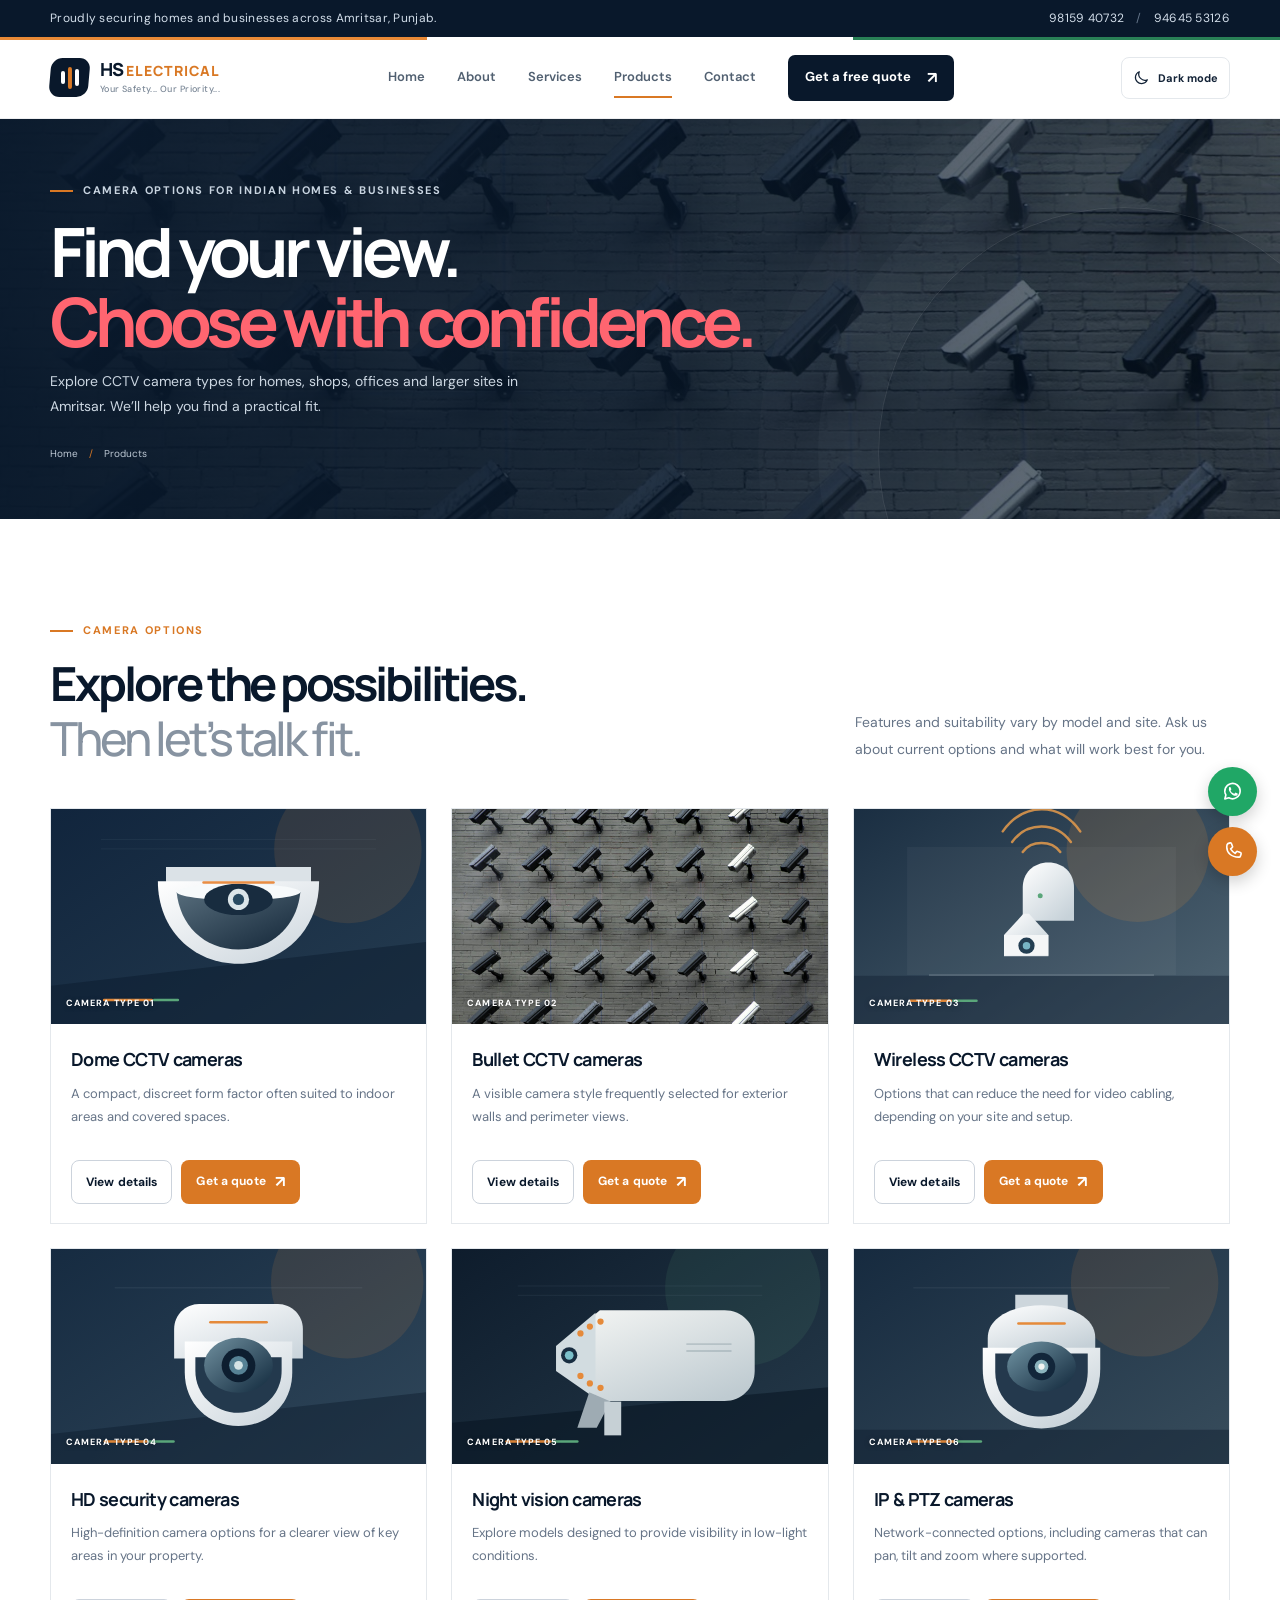
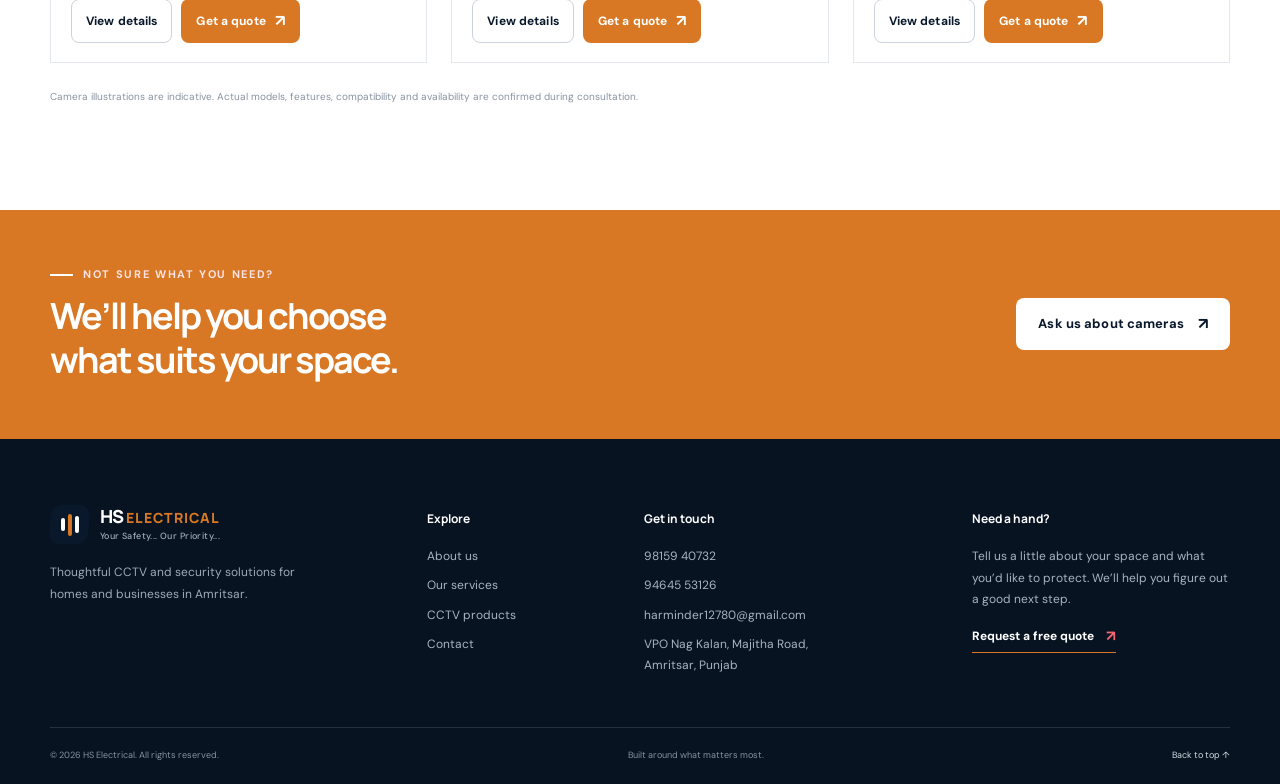
<file: products.html>
<!doctype html>
<html lang="en-IN">
<head><meta charset="utf-8"><meta name="viewport" content="width=device-width, initial-scale=1"><meta name="theme-color" content="#09182b"><meta name="description" content="Explore CCTV camera types available through HS Electrical, including dome, bullet, wireless, HD, night vision and IP cameras."><title>CCTV Camera Options | HS Electrical</title><link rel="stylesheet" href="css/style.css"><script src="js/script.js" defer></script></head>
<body id="top">
  <div class="topbar"><div class="container topbar-inner"><span>Proudly securing homes and businesses across Amritsar, Punjab.</span><div><a href="tel:+919815940732">98159 40732</a><span class="topbar-divider">/</span><a href="tel:+919464553126">94645 53126</a></div></div></div>
  <header class="site-header"><div class="container nav-wrap"><a class="brand" href="index.html" aria-label="HS Electrical home"><span class="brand-mark" aria-hidden="true"><span></span><span></span><span></span></span><span class="brand-copy"><strong>HS <em>ELECTRICAL</em></strong><small>Your Safety... Our Priority...</small></span></a><button class="menu-toggle" type="button" aria-label="Open navigation" aria-expanded="false" aria-controls="primary-nav"><span></span><span></span></button><nav class="primary-nav" id="primary-nav" aria-label="Main navigation"><a href="index.html" data-nav="home">Home</a><a href="about.html" data-nav="about">About</a><a href="services.html" data-nav="services">Services</a><a href="products.html" data-nav="products">Products</a><a href="contact.html" data-nav="contact">Contact</a><a class="nav-cta" href="contact.html">Get a free quote <span>↗</span></a></nav><button class="theme-toggle" type="button" aria-label="Switch to dark mode" aria-pressed="false"><svg class="theme-icon theme-icon-moon" viewBox="0 0 24 24" aria-hidden="true"><path d="M20.2 15.1A8.6 8.6 0 0 1 8.9 3.8 8.7 8.7 0 1 0 20.2 15.1Z"/></svg><svg class="theme-icon theme-icon-sun" viewBox="0 0 24 24" aria-hidden="true"><circle cx="12" cy="12" r="3.5"/><path d="M12 2v2m0 16v2M4.93 4.93l1.42 1.42m11.3 11.3 1.42 1.42M2 12h2m16 0h2M4.93 19.07l1.42-1.42m11.3-11.3 1.42-1.42"/></svg><span class="theme-toggle-text">Dark mode</span></button></div></header>
  <main>
    <section class="page-hero page-hero-products"><div class="container page-hero-content"><div class="eyebrow light-eyebrow"><span></span> CAMERA OPTIONS FOR INDIAN HOMES & BUSINESSES</div><h1>Find your view.<br><span>Choose with confidence.</span></h1><p>Explore CCTV camera types for homes, shops, offices and larger sites in Amritsar. We’ll help you find a practical fit.</p><div class="breadcrumbs"><a href="index.html">Home</a><span>/</span><span>Products</span></div></div></section>
    <section class="section"><div class="container"><div class="section-heading reveal"><div><div class="eyebrow"><span></span> CAMERA OPTIONS</div><h2>Explore the possibilities.<br><span>Then let’s talk fit.</span></h2></div><p>Features and suitability vary by model and site. Ask us about current options and what will work best for you.</p></div><div class="product-grid">
      <article class="product-card reveal"><div class="product-image"><img src="images/camera-dome.svg" alt="Illustration of a dome CCTV camera"><span class="product-tag">CAMERA TYPE 01</span></div><div class="product-info"><h3>Dome CCTV cameras</h3><p>A compact, discreet form factor often suited to indoor areas and covered spaces.</p><div class="product-actions"><button class="button button-outline-dark product-details" type="button" data-product="Dome CCTV Cameras">View details</button><a class="button button-red" href="contact.html?product=Dome%20CCTV%20Cameras">Get a quote <span>↗</span></a></div></div></article>
      <article class="product-card reveal"><div class="product-image"><img src="images/cctv-camera.jpg" alt="Outdoor bullet CCTV cameras mounted on a wall"><span class="product-tag">CAMERA TYPE 02</span></div><div class="product-info"><h3>Bullet CCTV cameras</h3><p>A visible camera style frequently selected for exterior walls and perimeter views.</p><div class="product-actions"><button class="button button-outline-dark product-details" type="button" data-product="Bullet CCTV Cameras">View details</button><a class="button button-red" href="contact.html?product=Bullet%20CCTV%20Cameras">Get a quote <span>↗</span></a></div></div></article>
      <article class="product-card reveal"><div class="product-image"><img src="images/camera-wireless.svg" alt="Illustration of a compact wireless indoor security camera"><span class="product-tag">CAMERA TYPE 03</span></div><div class="product-info"><h3>Wireless CCTV cameras</h3><p>Options that can reduce the need for video cabling, depending on your site and setup.</p><div class="product-actions"><button class="button button-outline-dark product-details" type="button" data-product="Wireless CCTV Cameras">View details</button><a class="button button-red" href="contact.html?product=Wireless%20CCTV%20Cameras">Get a quote <span>↗</span></a></div></div></article>
      <article class="product-card reveal"><div class="product-image"><img src="images/camera-turret.svg" alt="Illustration of a high-definition turret security camera"><span class="product-tag">CAMERA TYPE 04</span></div><div class="product-info"><h3>HD security cameras</h3><p>High-definition camera options for a clearer view of key areas in your property.</p><div class="product-actions"><button class="button button-outline-dark product-details" type="button" data-product="HD Security Cameras">View details</button><a class="button button-red" href="contact.html?product=HD%20Security%20Cameras">Get a quote <span>↗</span></a></div></div></article>
      <article class="product-card reveal"><div class="product-image"><img src="images/camera-night-vision.svg" alt="Illustration of an infrared night-vision bullet camera"><span class="product-tag">CAMERA TYPE 05</span></div><div class="product-info"><h3>Night vision cameras</h3><p>Explore models designed to provide visibility in low-light conditions.</p><div class="product-actions"><button class="button button-outline-dark product-details" type="button" data-product="Night Vision Cameras">View details</button><a class="button button-red" href="contact.html?product=Night%20Vision%20Cameras">Get a quote <span>↗</span></a></div></div></article>
      <article class="product-card reveal"><div class="product-image"><img src="images/camera-ptz.svg" alt="Illustration of a pan-tilt-zoom PTZ security camera"><span class="product-tag">CAMERA TYPE 06</span></div><div class="product-info"><h3>IP &amp; PTZ cameras</h3><p>Network-connected options, including cameras that can pan, tilt and zoom where supported.</p><div class="product-actions"><button class="button button-outline-dark product-details" type="button" data-product="IP Cameras">View details</button><a class="button button-red" href="contact.html?product=IP%20Cameras">Get a quote <span>↗</span></a></div></div></article>
    </div><p class="product-disclaimer">Camera illustrations are indicative. Actual models, features, compatibility and availability are confirmed during consultation.</p></div></section>
    <section class="cta-band"><div class="container cta-content"><div><div class="eyebrow light-eyebrow"><span></span> NOT SURE WHAT YOU NEED?</div><h2>We’ll help you choose<br>what suits your space.</h2></div><a class="button button-white" href="contact.html">Ask us about cameras <span>↗</span></a></div></section>
  </main>
  <footer class="site-footer"><div class="container footer-main"><div class="footer-brand"><a class="brand brand-light" href="index.html"><span class="brand-mark" aria-hidden="true"><span></span><span></span><span></span></span><span class="brand-copy"><strong>HS <em>ELECTRICAL</em></strong><small>Your Safety... Our Priority...</small></span></a><p>Thoughtful CCTV and security solutions for homes and businesses in Amritsar.</p></div><div class="footer-column"><h3>Explore</h3><a href="about.html">About us</a><a href="services.html">Our services</a><a href="products.html">CCTV products</a><a href="contact.html">Contact</a></div><div class="footer-column"><h3>Get in touch</h3><a href="tel:+919815940732">98159 40732</a><a href="tel:+919464553126">94645 53126</a><a href="mailto:harminder12780@gmail.com">harminder12780@gmail.com</a><span>VPO Nag Kalan, Majitha Road,<br>Amritsar, Punjab</span></div><div class="footer-column footer-hours"><h3>Need a hand?</h3><p>Tell us a little about your space and what you’d like to protect. We’ll help you figure out a good next step.</p><a class="footer-quote" href="contact.html">Request a free quote <span>↗</span></a></div></div><div class="container footer-bottom"><span>© <span data-year></span> HS Electrical. All rights reserved.</span><span>Built around what matters most.</span><a href="#top" class="footer-top">Back to top ↑</a></div></footer>
  <dialog class="product-dialog" aria-labelledby="product-dialog-title"><form method="dialog"><button class="dialog-close" aria-label="Close details">×</button></form><div class="eyebrow"><span></span> CAMERA OVERVIEW</div><h2 id="product-dialog-title"></h2><p class="product-dialog-copy"></p><a class="button button-red product-dialog-quote" href="contact.html">Ask us about this camera <span>↗</span></a></dialog>
  <a class="float-button float-whatsapp" href="https://wa.me/919815940732?text=Hello%20HS%20Electrical%2C%20I%27d%20like%20to%20ask%20about%20your%20CCTV%20security%20solutions." target="_blank" rel="noopener noreferrer" aria-label="Chat with HS Electrical on WhatsApp"><svg viewBox="0 0 24 24" aria-hidden="true"><path d="M20 11.6a8 8 0 0 1-11.8 7l-4.2 1.1 1.1-4.1A8 8 0 1 1 20 11.6Z"/><path d="M8.2 7.8c.2-.5.5-.5.8-.5h.5c.2 0 .4.1.5.4l.7 1.7c.1.2.1.4 0 .6l-.5.7c-.2.2-.3.4-.1.7.2.4.8 1.3 1.7 2 .8.6 1.4.8 1.7.9.3.1.5.1.7-.1l.8-.9c.2-.2.4-.2.6-.1l1.6.8c.2.1.4.2.4.4s-.1 1-.7 1.5c-.5.5-1.3.8-2.2.6-.8-.2-2-.6-3.4-1.7-1.1-.9-1.9-2-2.5-3.1-.5-1-.7-2-.6-2.7.1-.6.4-1 .6-1.2Z"/></svg></a><a class="float-button float-call" href="tel:+919815940732" aria-label="Call HS Electrical"><svg viewBox="0 0 24 24" aria-hidden="true"><path d="M7.1 3.8 9.5 3c.6-.2 1.2.1 1.4.7l1.1 3c.2.5 0 1-.4 1.3L10 9.3a14.6 14.6 0 0 0 4.7 4.7l1.3-1.6c.3-.4.8-.6 1.3-.4l3 1.1c.6.2.9.8.7 1.4l-.8 2.4c-.2.6-.8 1-1.4 1C10.7 18 6 13.3 6 7.2c0-1.4.5-2.8 1.1-3.4Z"/></svg></a><button class="back-to-top" type="button" aria-label="Back to top">↑</button><div class="toast" role="status" aria-live="polite"></div>
</body></html>
</file>
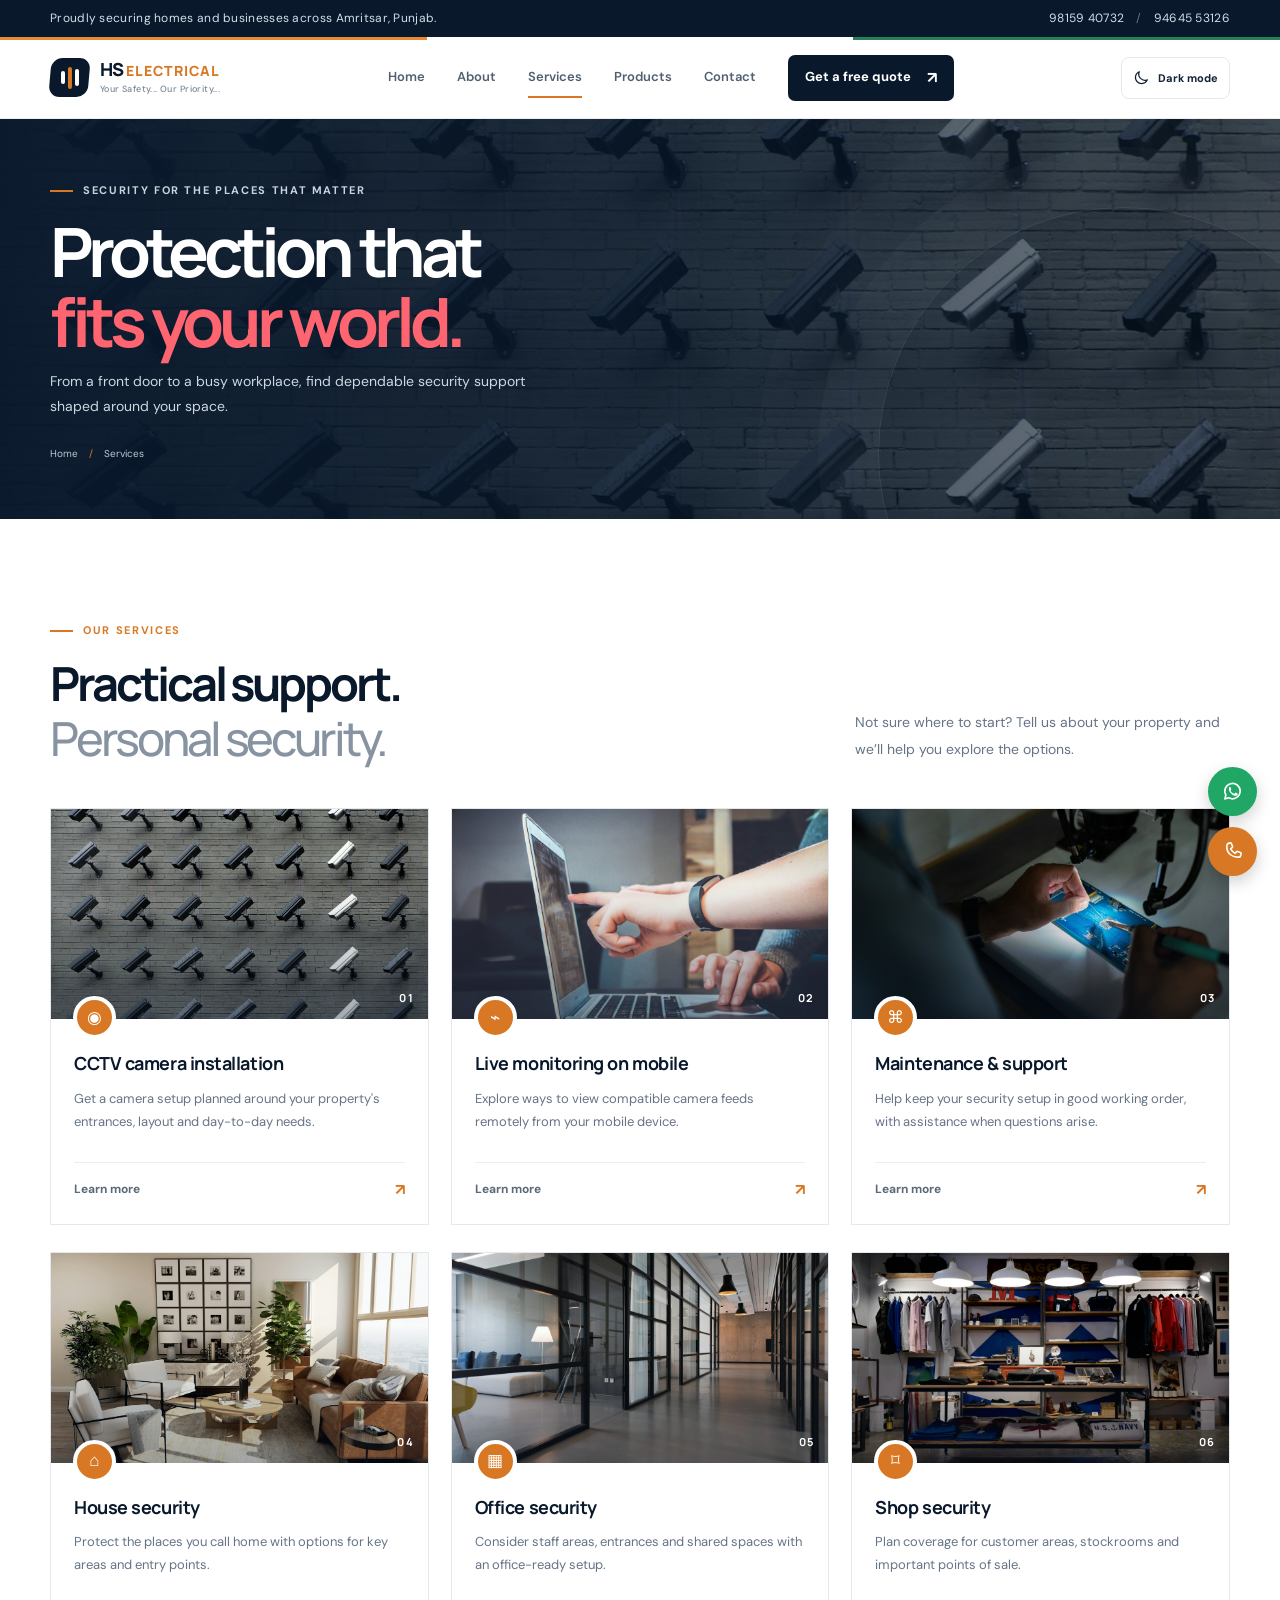
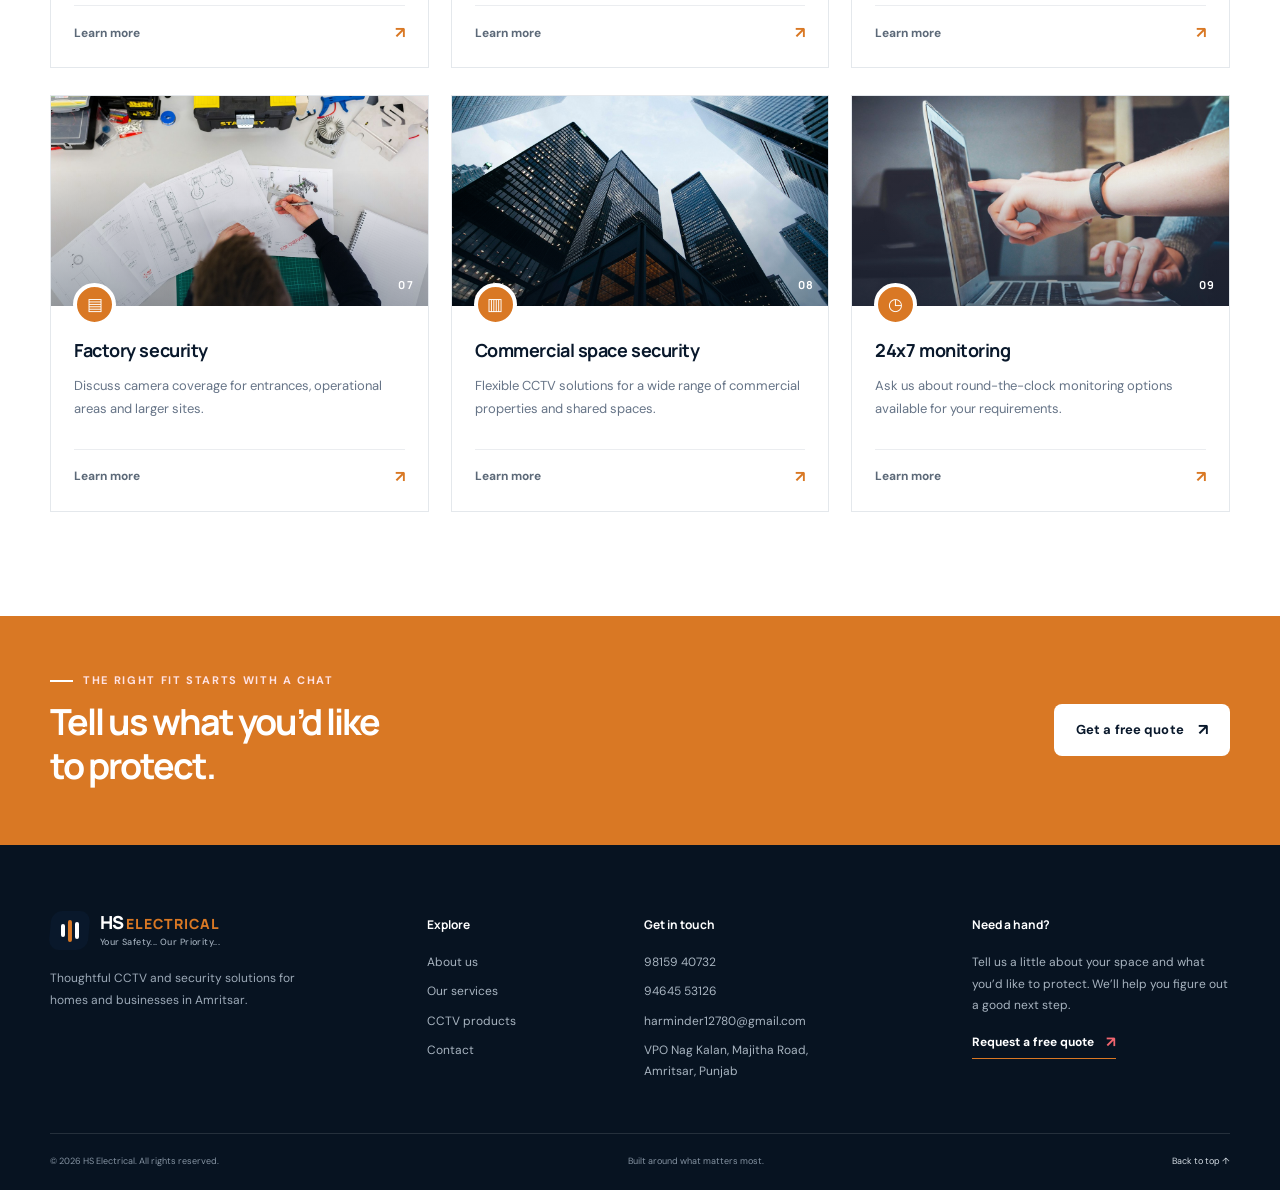
<file: services.html>
<!doctype html>
<html lang="en-IN">
<head><meta charset="utf-8"><meta name="viewport" content="width=device-width, initial-scale=1"><meta name="theme-color" content="#09182b"><meta name="description" content="CCTV installation, mobile monitoring, maintenance and security for homes, shops, offices, factories and commercial spaces in Amritsar."><title>CCTV & Security Services | HS Electrical</title><link rel="stylesheet" href="css/style.css"><script src="js/script.js" defer></script></head>
<body id="top">
  <div class="topbar"><div class="container topbar-inner"><span>Proudly securing homes and businesses across Amritsar, Punjab.</span><div><a href="tel:+919815940732">98159 40732</a><span class="topbar-divider">/</span><a href="tel:+919464553126">94645 53126</a></div></div></div>
  <header class="site-header"><div class="container nav-wrap"><a class="brand" href="index.html" aria-label="HS Electrical home"><span class="brand-mark" aria-hidden="true"><span></span><span></span><span></span></span><span class="brand-copy"><strong>HS <em>ELECTRICAL</em></strong><small>Your Safety... Our Priority...</small></span></a><button class="menu-toggle" type="button" aria-label="Open navigation" aria-expanded="false" aria-controls="primary-nav"><span></span><span></span></button><nav class="primary-nav" id="primary-nav" aria-label="Main navigation"><a href="index.html" data-nav="home">Home</a><a href="about.html" data-nav="about">About</a><a href="services.html" data-nav="services">Services</a><a href="products.html" data-nav="products">Products</a><a href="contact.html" data-nav="contact">Contact</a><a class="nav-cta" href="contact.html">Get a free quote <span>↗</span></a></nav><button class="theme-toggle" type="button" aria-label="Switch to dark mode" aria-pressed="false"><svg class="theme-icon theme-icon-moon" viewBox="0 0 24 24" aria-hidden="true"><path d="M20.2 15.1A8.6 8.6 0 0 1 8.9 3.8 8.7 8.7 0 1 0 20.2 15.1Z"/></svg><svg class="theme-icon theme-icon-sun" viewBox="0 0 24 24" aria-hidden="true"><circle cx="12" cy="12" r="3.5"/><path d="M12 2v2m0 16v2M4.93 4.93l1.42 1.42m11.3 11.3 1.42 1.42M2 12h2m16 0h2M4.93 19.07l1.42-1.42m11.3-11.3 1.42-1.42"/></svg><span class="theme-toggle-text">Dark mode</span></button></div></header>
  <main>
    <section class="page-hero page-hero-services"><div class="container page-hero-content"><div class="eyebrow light-eyebrow"><span></span> SECURITY FOR THE PLACES THAT MATTER</div><h1>Protection that<br><span>fits your world.</span></h1><p>From a front door to a busy workplace, find dependable security support shaped around your space.</p><div class="breadcrumbs"><a href="index.html">Home</a><span>/</span><span>Services</span></div></div></section>
    <section class="section"><div class="container"><div class="section-heading reveal"><div><div class="eyebrow"><span></span> OUR SERVICES</div><h2>Practical support.<br><span>Personal security.</span></h2></div><p>Not sure where to start? Tell us about your property and we’ll help you explore the options.</p></div><div class="service-grid service-list">
      <a class="service-card reveal" href="contact.html?service=CCTV%20Camera%20Installation"><div class="service-card-image"><img src="images/cctv-camera.jpg" alt="CCTV camera installation for property security"><span class="card-number">01</span></div><div class="service-card-body"><span class="service-icon">◉</span><h3>CCTV camera installation</h3><p>Get a camera setup planned around your property's entrances, layout and day-to-day needs.</p><span class="card-link">Learn more <b>↗</b></span></div></a>
      <a class="service-card reveal" href="contact.html?service=Live%20Monitoring%20on%20Mobile"><div class="service-card-image"><img src="images/mobile-monitoring.jpg" alt="Mobile access to camera monitoring"><span class="card-number">02</span></div><div class="service-card-body"><span class="service-icon">⌁</span><h3>Live monitoring on mobile</h3><p>Explore ways to view compatible camera feeds remotely from your mobile device.</p><span class="card-link">Learn more <b>↗</b></span></div></a>
      <a class="service-card reveal" href="contact.html?service=Maintenance%20%26%20Support"><div class="service-card-image"><img src="images/technical-support.jpg" alt="Technical support and maintenance"><span class="card-number">03</span></div><div class="service-card-body"><span class="service-icon">⌘</span><h3>Maintenance & support</h3><p>Help keep your security setup in good working order, with assistance when questions arise.</p><span class="card-link">Learn more <b>↗</b></span></div></a>
      <a class="service-card reveal" href="contact.html?service=House%20Security"><div class="service-card-image"><img src="images/home-security.jpg" alt="Home interior protected by thoughtful security"><span class="card-number">04</span></div><div class="service-card-body"><span class="service-icon">⌂</span><h3>House security</h3><p>Protect the places you call home with options for key areas and entry points.</p><span class="card-link">Learn more <b>↗</b></span></div></a>
      <a class="service-card reveal" href="contact.html?service=Office%20Security"><div class="service-card-image"><img src="images/office-security.jpg" alt="A modern office space"><span class="card-number">05</span></div><div class="service-card-body"><span class="service-icon">▦</span><h3>Office security</h3><p>Consider staff areas, entrances and shared spaces with an office-ready setup.</p><span class="card-link">Learn more <b>↗</b></span></div></a>
      <a class="service-card reveal" href="contact.html?service=Shop%20Security"><div class="service-card-image"><img src="images/shop-security.jpg" alt="Retail shop with display areas"><span class="card-number">06</span></div><div class="service-card-body"><span class="service-icon">⌑</span><h3>Shop security</h3><p>Plan coverage for customer areas, stockrooms and important points of sale.</p><span class="card-link">Learn more <b>↗</b></span></div></a>
      <a class="service-card reveal" href="contact.html?service=Factory%20Security"><div class="service-card-image"><img src="images/factory-security.jpg" alt="Planning a security installation for an industrial site"><span class="card-number">07</span></div><div class="service-card-body"><span class="service-icon">▤</span><h3>Factory security</h3><p>Discuss camera coverage for entrances, operational areas and larger sites.</p><span class="card-link">Learn more <b>↗</b></span></div></a>
      <a class="service-card reveal" href="contact.html?service=Commercial%20Space%20Security"><div class="service-card-image"><img src="images/commercial-security.jpg" alt="Commercial building exterior"><span class="card-number">08</span></div><div class="service-card-body"><span class="service-icon">▥</span><h3>Commercial space security</h3><p>Flexible CCTV solutions for a wide range of commercial properties and shared spaces.</p><span class="card-link">Learn more <b>↗</b></span></div></a>
      <a class="service-card reveal" href="contact.html?service=24x7%20Monitoring"><div class="service-card-image"><img src="images/mobile-monitoring.jpg" alt="Digital monitoring and security technology"><span class="card-number">09</span></div><div class="service-card-body"><span class="service-icon">◷</span><h3>24x7 monitoring</h3><p>Ask us about round-the-clock monitoring options available for your requirements.</p><span class="card-link">Learn more <b>↗</b></span></div></a>
    </div></div></section>
    <section class="cta-band"><div class="container cta-content"><div><div class="eyebrow light-eyebrow"><span></span> THE RIGHT FIT STARTS WITH A CHAT</div><h2>Tell us what you’d like<br>to protect.</h2></div><a class="button button-white" href="contact.html">Get a free quote <span>↗</span></a></div></section>
  </main>
  <footer class="site-footer"><div class="container footer-main"><div class="footer-brand"><a class="brand brand-light" href="index.html"><span class="brand-mark" aria-hidden="true"><span></span><span></span><span></span></span><span class="brand-copy"><strong>HS <em>ELECTRICAL</em></strong><small>Your Safety... Our Priority...</small></span></a><p>Thoughtful CCTV and security solutions for homes and businesses in Amritsar.</p></div><div class="footer-column"><h3>Explore</h3><a href="about.html">About us</a><a href="services.html">Our services</a><a href="products.html">CCTV products</a><a href="contact.html">Contact</a></div><div class="footer-column"><h3>Get in touch</h3><a href="tel:+919815940732">98159 40732</a><a href="tel:+919464553126">94645 53126</a><a href="mailto:harminder12780@gmail.com">harminder12780@gmail.com</a><span>VPO Nag Kalan, Majitha Road,<br>Amritsar, Punjab</span></div><div class="footer-column footer-hours"><h3>Need a hand?</h3><p>Tell us a little about your space and what you’d like to protect. We’ll help you figure out a good next step.</p><a class="footer-quote" href="contact.html">Request a free quote <span>↗</span></a></div></div><div class="container footer-bottom"><span>© <span data-year></span> HS Electrical. All rights reserved.</span><span>Built around what matters most.</span><a href="#top" class="footer-top">Back to top ↑</a></div></footer>
  <a class="float-button float-whatsapp" href="https://wa.me/919815940732?text=Hello%20HS%20Electrical%2C%20I%27d%20like%20to%20ask%20about%20your%20CCTV%20security%20solutions." target="_blank" rel="noopener noreferrer" aria-label="Chat with HS Electrical on WhatsApp"><svg viewBox="0 0 24 24" aria-hidden="true"><path d="M20 11.6a8 8 0 0 1-11.8 7l-4.2 1.1 1.1-4.1A8 8 0 1 1 20 11.6Z"/><path d="M8.2 7.8c.2-.5.5-.5.8-.5h.5c.2 0 .4.1.5.4l.7 1.7c.1.2.1.4 0 .6l-.5.7c-.2.2-.3.4-.1.7.2.4.8 1.3 1.7 2 .8.6 1.4.8 1.7.9.3.1.5.1.7-.1l.8-.9c.2-.2.4-.2.6-.1l1.6.8c.2.1.4.2.4.4s-.1 1-.7 1.5c-.5.5-1.3.8-2.2.6-.8-.2-2-.6-3.4-1.7-1.1-.9-1.9-2-2.5-3.1-.5-1-.7-2-.6-2.7.1-.6.4-1 .6-1.2Z"/></svg></a><a class="float-button float-call" href="tel:+919815940732" aria-label="Call HS Electrical"><svg viewBox="0 0 24 24" aria-hidden="true"><path d="M7.1 3.8 9.5 3c.6-.2 1.2.1 1.4.7l1.1 3c.2.5 0 1-.4 1.3L10 9.3a14.6 14.6 0 0 0 4.7 4.7l1.3-1.6c.3-.4.8-.6 1.3-.4l3 1.1c.6.2.9.8.7 1.4l-.8 2.4c-.2.6-.8 1-1.4 1C10.7 18 6 13.3 6 7.2c0-1.4.5-2.8 1.1-3.4Z"/></svg></a><button class="back-to-top" type="button" aria-label="Back to top">↑</button><div class="toast" role="status" aria-live="polite"></div>
</body></html>
</file>
<file: css/style.css>
@import url('https://fonts.googleapis.com/css2?family=DM+Sans:wght@400;500;600;700&family=Manrope:wght@400;500;600;700;800&display=swap');

:root {
  --navy: #09182b;
  --navy-2: #10243d;
  --navy-3: #183553;
  --red: #df3b48;
  --red-dark: #c82b39;
  --ink: #132337;
  --muted: #667487;
  --paper: #fff;
  --soft: #f4f6f8;
  --line: #e4e8ec;
  --font-body: "DM Sans", "Segoe UI", Arial, sans-serif;
  --font-display: "Manrope", "Segoe UI", Arial, sans-serif;
  --container: 1180px;
}

* { box-sizing: border-box; }
html { scroll-behavior: smooth; scroll-padding-top: 90px; }
body { margin: 0; color: var(--ink); background: var(--paper); font-family: var(--font-body); font-size: 15px; line-height: 1.7; -webkit-font-smoothing: antialiased; }
body, button, input, select, textarea { font-family: var(--font-body); }
img { display: block; max-width: 100%; }
a { color: inherit; text-decoration: none; }
button { color: inherit; }
.container { width: min(var(--container), calc(100% - 64px)); margin-inline: auto; }
.section { padding: 104px 0; }
.section-soft { background: var(--soft); }
.topbar { height: 37px; color: #d3deea; background: var(--navy); font-size: 11px; letter-spacing: .025em; }
.topbar-inner { height: 100%; display: flex; justify-content: space-between; align-items: center; }
.topbar-inner div { display: flex; align-items: center; gap: 12px; }
.topbar-inner a { transition: color .2s ease; }
.topbar-inner a:hover { color: #fff; }
.topbar-divider { color: #65768a; }

.site-header { position: sticky; z-index: 20; top: 0; height: 82px; background: rgba(255,255,255,.97); border-bottom: 1px solid rgba(9,24,43,.07); backdrop-filter: blur(12px); }
.nav-wrap { height: 100%; display: flex; align-items: center; justify-content: space-between; }
.brand { display: inline-flex; align-items: center; gap: 11px; flex: 0 0 auto; }
.brand-mark { width: 39px; height: 39px; display: flex; align-items: center; justify-content: center; gap: 3px; border-radius: 11px; background: var(--navy); transform: skew(-5deg); }
.brand-mark span { display: block; width: 4px; background: #fff; border-radius: 4px; transform: skew(5deg); }
.brand-mark span:nth-child(1) { height: 13px; }
.brand-mark span:nth-child(2) { height: 22px; background: var(--red); }
.brand-mark span:nth-child(3) { height: 17px; }
.brand-copy { display: flex; flex-direction: column; line-height: 1.1; }
.brand-copy strong { color: var(--navy); font-family: var(--font-display); font-size: 18px; font-weight: 800; letter-spacing: -.055em; }
.brand-copy em { color: var(--red); font-size: 14px; font-style: normal; letter-spacing: .07em; }
.brand-copy small { margin-top: 5px; color: #7a8796; font-size: 9px; font-weight: 500; letter-spacing: .045em; }
.primary-nav { display: flex; align-items: center; gap: 32px; height: 100%; }
.primary-nav > a:not(.nav-cta) { position: relative; display: inline-flex; align-items: center; height: 100%; color: #516071; font-size: 12px; font-weight: 600; transition: color .2s ease; }
.primary-nav > a:not(.nav-cta)::after { position: absolute; right: 0; bottom: 20px; left: 0; height: 2px; background: var(--red); content: ""; transform: scaleX(0); transform-origin: left; transition: transform .2s ease; }
.primary-nav > a:not(.nav-cta):hover, .primary-nav > a[aria-current="page"] { color: var(--navy); }
.primary-nav > a:not(.nav-cta):hover::after, .primary-nav > a[aria-current="page"]::after { transform: scaleX(1); }
.nav-cta { display: inline-flex; align-items: center; gap: 16px; padding: 12px 16px; color: #fff; background: var(--navy); border-radius: 3px; font-size: 11px; font-weight: 700; transition: background .2s, transform .2s; }
.nav-cta:hover { background: var(--red); transform: translateY(-2px); }
.nav-cta span, .button span { font-size: 16px; line-height: 1; }
.menu-toggle { display: none; width: 42px; height: 42px; padding: 12px; border: 0; background: none; cursor: pointer; }
.menu-toggle span { display: block; width: 19px; height: 2px; margin: 5px 0; background: var(--navy); transition: transform .2s; }

.hero { position: relative; display: flex; min-height: 630px; align-items: center; overflow: hidden; color: white; background: #10253c; }
.hero-image { position: absolute; inset: 0 0 0 29%; background-image: linear-gradient(90deg, #10243c 0%, rgba(12,30,50,.72) 28%, rgba(10,26,44,.12) 76%), linear-gradient(0deg, rgba(7,20,35,.28), rgba(7,20,35,.05)), url("../images/cctv-camera.jpg"); background-position: center, center, 55% 47%; background-size: cover; transform: scale(1.02); }
.hero::after { position: absolute; top: 0; right: 0; width: 32%; height: 100%; background: linear-gradient(90deg, transparent, rgba(8,24,42,.14)); content: ""; pointer-events: none; }
.hero-content { position: relative; z-index: 1; padding: 72px 0 84px; }
.eyebrow { display: flex; align-items: center; gap: 10px; color: var(--red); font-size: 10px; font-weight: 700; letter-spacing: .15em; line-height: 1.4; }
.eyebrow > span:first-child { width: 23px; height: 2px; background: var(--red); }
.light-eyebrow { color: #c8d4e0; }
.light-eyebrow > span:first-child { background: var(--red); }
.hero h1, .page-hero h1 { margin: 25px 0 16px; font-family: var(--font-display); font-size: clamp(54px, 6.6vw, 82px); font-weight: 700; letter-spacing: -.075em; line-height: 1.03; }
.hero h1 span, .page-hero h1 span { color: #ff6570; }
.hero-content > p { max-width: 475px; margin: 0; color: #d1dce7; font-size: 16px; line-height: 1.8; }
.hero-actions { display: flex; flex-wrap: wrap; gap: 12px; margin-top: 32px; }
.button { display: inline-flex; min-height: 48px; align-items: center; justify-content: center; gap: 19px; padding: 0 18px; border: 1px solid transparent; border-radius: 3px; cursor: pointer; font-size: 11px; font-weight: 700; transition: background .2s ease, color .2s ease, border-color .2s ease, transform .2s ease, box-shadow .2s ease; }
.button:hover { transform: translateY(-2px); box-shadow: 0 8px 18px rgba(9,24,43,.14); }
.button-red { color: #fff; background: var(--red); }
.button-red:hover { background: var(--red-dark); }
.button-outline { color: #fff; border-color: rgba(255,255,255,.43); background: rgba(255,255,255,.04); }
.button-outline:hover { color: var(--navy); border-color: #fff; background: #fff; }
.button-dark { color: #fff; background: var(--navy); }
.button-dark:hover { background: var(--red); }
.button-white { color: var(--navy); background: #fff; }
.button-white:hover { color: #fff; background: var(--navy); }
.button-outline-dark { color: var(--navy); border-color: #ccd3dc; background: transparent; }
.button-outline-dark:hover { color: #fff; border-color: var(--navy); background: var(--navy); }
.phone-symbol { width: 17px; height: 17px; fill: none; stroke: currentColor; stroke-linecap: round; stroke-linejoin: round; stroke-width: 1.8; }
.hero-note { display: flex; align-items: center; gap: 9px; margin-top: 38px; color: #c5d0dc; font-size: 11px; }
.live-dot { width: 7px; height: 7px; border-radius: 50%; background: #73cfac; box-shadow: 0 0 0 4px rgba(115,207,172,.15); }
.hero-index { position: absolute; z-index: 1; right: max(32px, calc((100% - var(--container))/2)); bottom: 36px; color: #c6d0dc; font-size: 9px; letter-spacing: .11em; }
.hero-index span { color: #fff; font-weight: 700; }
.hero-scroll { position: absolute; z-index: 1; bottom: 35px; left: max(32px, calc((100% - var(--container))/2)); display: flex; align-items: center; gap: 12px; color: #c6d0dc; font-size: 9px; font-weight: 600; letter-spacing: .14em; }
.hero-scroll span { color: #fff; font-size: 15px; }

.trust-strip { border-bottom: 1px solid var(--line); background: #fff; }
.trust-grid { display: grid; min-height: 104px; grid-template-columns: repeat(3,1fr); align-items: center; }
.trust-item { display: flex; align-items: center; gap: 14px; padding-left: 29px; border-left: 1px solid var(--line); }
.trust-item:first-child { padding-left: 0; border-left: 0; }
.trust-icon { display: grid; width: 37px; height: 37px; flex: 0 0 auto; place-items: center; color: var(--red); border: 1px solid #f1dadd; border-radius: 50%; font-size: 18px; }
.trust-item div { display: flex; flex-direction: column; }
.trust-item strong { color: var(--navy); font-family: var(--font-display); font-size: 12px; font-weight: 700; }
.trust-item small { margin-top: 2px; color: #8490a0; font-size: 10px; }

.intro-grid { display: grid; grid-template-columns: 1fr 1fr; align-items: center; gap: 92px; }
.intro-photo { position: relative; min-height: 460px; }
.intro-photo > img { width: 100%; height: 460px; object-fit: cover; }
.intro-photo::after { position: absolute; inset: 0; background: linear-gradient(0deg, rgba(5,20,36,.58), transparent 43%); content: ""; pointer-events: none; }
.photo-caption { position: absolute; z-index: 1; bottom: 26px; left: 28px; display: flex; align-items: center; gap: 10px; color: white; font-size: 9px; font-weight: 600; letter-spacing: .13em; }
.caption-line { width: 22px; height: 2px; background: var(--red); }
.photo-stamp { position: absolute; z-index: 2; top: -20px; right: -20px; display: flex; width: 116px; height: 116px; flex-direction: column; align-items: center; justify-content: center; color: white; background: var(--red); border: 7px solid white; border-radius: 50%; }
.photo-stamp > span { font-family: var(--font-display); font-size: 29px; font-weight: 800; letter-spacing: -.09em; line-height: 1; }
.photo-stamp small { margin-top: 5px; font-size: 7px; font-weight: 700; letter-spacing: .12em; line-height: 1.3; text-align: center; }
.intro-copy h2, .section-heading h2, .why-copy h2, .contact-details h2, .map-copy h2 { margin: 18px 0 20px; color: var(--navy); font-family: var(--font-display); font-size: clamp(34px, 4vw, 47px); font-weight: 700; letter-spacing: -.065em; line-height: 1.17; }
.intro-copy h2 span, .section-heading h2 span, .contact-details h2 span, .map-copy h2 span { color: #8793a1; font-weight: 500; }
.intro-copy p, .section-heading > p, .why-copy > p, .contact-details > p, .map-copy > p { color: var(--muted); font-size: 13px; line-height: 1.9; }
.intro-copy p { margin: 0 0 14px; }
.intro-copy .lead { margin-bottom: 13px; color: #35465a; font-size: 15px; font-weight: 500; line-height: 1.8; }
.text-link { display: inline-flex; align-items: center; gap: 23px; margin-top: 15px; padding-bottom: 7px; color: var(--navy); border-bottom: 1px solid #c8d0d9; font-size: 11px; font-weight: 700; transition: color .2s, border-color .2s, gap .2s; }
.text-link span { color: var(--red); font-size: 16px; }
.text-link:hover { gap: 30px; color: var(--red); border-color: var(--red); }
.intro-signoff { display: flex; align-items: center; gap: 10px; margin-top: 31px; color: #8793a1; font-size: 10px; font-style: italic; }
.signoff-rule { width: 34px; height: 1px; background: var(--red); }

.section-heading { display: flex; align-items: end; justify-content: space-between; gap: 40px; margin-bottom: 42px; }
.section-heading h2 { margin-bottom: 0; }
.section-heading > p { max-width: 375px; margin: 0 0 4px; }
.service-grid { display: grid; grid-template-columns: repeat(3, minmax(0,1fr)); gap: 22px; }
.service-card { display: flex; min-width: 0; flex-direction: column; overflow: hidden; background: white; border: 1px solid #e8ebee; transition: transform .25s ease, box-shadow .25s ease, border-color .25s ease; }
.service-card:hover { border-color: transparent; box-shadow: 0 18px 42px rgba(18,37,59,.13); transform: translateY(-6px); }
.service-card-image { position: relative; height: 208px; overflow: hidden; background: #dfe5e9; }
.service-card-image img { width: 100%; height: 100%; object-fit: cover; transition: transform .5s ease; }
.service-card:hover .service-card-image img { transform: scale(1.05); }
.service-card-image::after { position: absolute; inset: 35% 0 0; background: linear-gradient(transparent, rgba(8,24,43,.36)); content: ""; }
.card-number { position: absolute; z-index: 1; right: 14px; bottom: 12px; color: white; font-family: var(--font-display); font-size: 11px; font-weight: 700; letter-spacing: .1em; }
.service-card-body { position: relative; flex: 1; padding: 22px 23px 20px; }
.service-icon { position: absolute; top: -23px; left: 22px; display: grid; width: 43px; height: 43px; place-items: center; color: white; background: var(--red); border: 4px solid white; border-radius: 50%; font-size: 17px; }
.service-card-body h3 { margin: 7px 0 8px; color: var(--navy); font-family: var(--font-display); font-size: 16px; font-weight: 700; letter-spacing: -.025em; }
.service-card-body p { min-height: 44px; margin: 0 0 16px; color: var(--muted); font-size: 11px; line-height: 1.75; }
.card-link { display: flex; align-items: center; justify-content: space-between; padding-top: 13px; color: #5c6978; border-top: 1px solid #ebedf0; font-size: 10px; font-weight: 700; }
.card-link b { color: var(--red); font-size: 16px; transition: transform .2s; }
.service-card:hover .card-link b { transform: translate(3px,-2px); }
.center-action { margin-top: 36px; text-align: center; }
.service-list { row-gap: 27px; }
.service-list .service-card-image { height: 210px; }
.service-list .service-card-body p { min-height: 58px; }

.why-section { position: relative; overflow: hidden; color: white; background: var(--navy); }
.why-section::after { position: absolute; top: -160px; right: -120px; width: 510px; height: 510px; border: 1px solid rgba(255,255,255,.06); border-radius: 50%; box-shadow: 0 0 0 64px rgba(255,255,255,.018), 0 0 0 128px rgba(255,255,255,.012); content: ""; }
.why-grid { position: relative; z-index: 1; display: grid; grid-template-columns: .85fr 1fr; align-items: center; gap: 110px; }
.why-copy h2 { margin: 19px 0; color: white; font-size: clamp(38px, 4.5vw, 54px); }
.why-copy h2 span { color: #f05a65; }
.why-copy > p { max-width: 405px; margin: 0 0 27px; color: #b6c3d1; }
.why-points { border-top: 1px solid rgba(255,255,255,.16); }
.why-point { display: flex; gap: 20px; padding: 20px 0; border-bottom: 1px solid rgba(255,255,255,.16); }
.why-point-icon { display: grid; width: 38px; height: 38px; flex: 0 0 auto; place-items: center; color: #f16670; border: 1px solid rgba(241,102,112,.5); border-radius: 50%; font-family: var(--font-display); font-size: 10px; font-weight: 700; }
.why-point h3 { margin: 0 0 4px; color: #f4f6f8; font-family: var(--font-display); font-size: 13px; font-weight: 700; }
.why-point p { margin: 0; color: #aab9c8; font-size: 11px; line-height: 1.7; }

.process-grid { display: grid; grid-template-columns: repeat(4,1fr); gap: 0; }
.process-step { position: relative; min-height: 205px; padding: 23px 23px 0; border-top: 1px solid #dfe4e9; border-right: 1px solid #e7eaee; }
.process-step:last-child { border-right: 0; }
.process-number { position: absolute; top: -11px; right: 18px; padding: 0 7px; color: #8b96a3; background: white; font-size: 9px; font-weight: 700; letter-spacing: .1em; }
.process-icon { display: grid; width: 43px; height: 43px; place-items: center; color: var(--red); background: #fff1f2; border-radius: 50%; font-size: 19px; }
.process-step h3 { margin: 19px 0 7px; color: var(--navy); font-family: var(--font-display); font-size: 14px; font-weight: 700; }
.process-step p { max-width: 220px; margin: 0; color: var(--muted); font-size: 11px; line-height: 1.8; }
.cta-band { padding: 57px 0; color: #fff; background: var(--red); }
.cta-content { display: flex; align-items: center; justify-content: space-between; gap: 30px; }
.cta-band .light-eyebrow { color: #ffe2e4; }
.cta-band .light-eyebrow > span:first-child { background: #fff; }
.cta-band h2 { margin: 12px 0 0; font-family: var(--font-display); font-size: clamp(26px,3vw,36px); font-weight: 700; letter-spacing: -.055em; line-height: 1.22; }

.site-footer { color: #ccd5de; background: #071321; }
.footer-main { display: grid; grid-template-columns: 1.35fr .7fr 1.15fr 1.05fr; gap: 45px; padding-top: 66px; padding-bottom: 52px; }
.brand-light .brand-copy strong { color: #fff; }
.brand-light .brand-copy small { color: #a0adba; }
.footer-brand > p { max-width: 250px; margin: 18px 0 0; color: #9daab8; font-size: 11px; line-height: 1.8; }
.footer-column { display: flex; flex-direction: column; align-items: flex-start; gap: 9px; }
.footer-column h3 { margin: 3px 0 8px; color: #fff; font-family: var(--font-display); font-size: 12px; font-weight: 700; }
.footer-column a, .footer-column > span { color: #a8b4c0; font-size: 10px; line-height: 1.7; transition: color .2s; }
.footer-column a:hover { color: #fff; }
.footer-hours p { margin: 0 0 4px; color: #a8b4c0; font-size: 10px; line-height: 1.8; }
.footer-quote { display: inline-flex; align-items: center; gap: 12px; padding-bottom: 3px; color: #fff !important; border-bottom: 1px solid var(--red); font-weight: 700; }
.footer-quote span { color: #f16670; font-size: 15px; }
.footer-bottom { display: flex; min-height: 57px; align-items: center; justify-content: space-between; gap: 20px; border-top: 1px solid rgba(255,255,255,.12); color: #8593a2; font-size: 9px; }
.footer-top { color: #d4dce4; transition: color .2s; }
.footer-top:hover { color: white; }

.page-hero { position: relative; min-height: 400px; display: flex; align-items: center; overflow: hidden; color: white; background-color: var(--navy); background-image: linear-gradient(90deg, rgba(8,24,43,.97) 0%, rgba(8,24,43,.82) 48%, rgba(8,24,43,.55) 100%), url("../images/cctv-camera.jpg"); background-position: center, 50% 46%; background-size: cover; }
.page-hero::after { position: absolute; right: -90px; bottom: -180px; width: 490px; height: 490px; border: 1px solid rgba(255,255,255,.1); border-radius: 50%; box-shadow: 0 0 0 60px rgba(255,255,255,.025), 0 0 0 120px rgba(255,255,255,.015); content: ""; }
.page-hero-content { position: relative; z-index: 1; padding-top: 48px; padding-bottom: 40px; }
.page-hero h1 { margin: 18px 0 13px; font-size: clamp(46px,6vw,68px); }
.page-hero-content > p { max-width: 510px; margin: 0; color: #ccd7e2; font-size: 14px; }
.breadcrumbs { display: flex; align-items: center; gap: 11px; margin-top: 27px; color: #bcc7d3; font-size: 10px; }
.breadcrumbs a { transition: color .2s; }
.breadcrumbs a:hover { color: white; }
.breadcrumbs span:nth-child(2) { color: var(--red); }
.page-hero-services { background-position: center, 50% 52%; }
.page-hero-products { background-position: center, 50% 43%; }
.page-hero-contact { background-position: center, 50% 58%; }
.about-intro { padding-top: 2px; }
.values-grid { display: grid; grid-template-columns: 1fr 1fr; gap: 22px; }
.value-card { position: relative; min-height: 270px; padding: 29px 32px; border: 1px solid var(--line); background: #fff; }
.value-card-dark { color: #fff; background: var(--navy); border-color: var(--navy); }
.value-number { color: #8692a0; font-size: 9px; font-weight: 700; letter-spacing: .14em; }
.value-card-dark .value-number { color: #aebdcb; }
.value-icon { display: block; margin-top: 19px; color: var(--red); font-size: 26px; }
.value-card h3 { max-width: 355px; margin: 7px 0 10px; color: var(--navy); font-family: var(--font-display); font-size: 23px; font-weight: 700; letter-spacing: -.05em; line-height: 1.3; }
.value-card-dark h3 { color: white; }
.value-card p { max-width: 440px; margin: 0; color: var(--muted); font-size: 12px; line-height: 1.8; }
.value-card-dark p { color: #b7c3d0; }
.approach-grid { display: grid; grid-template-columns: repeat(3,1fr); gap: 20px; }
.approach-card { padding: 25px 22px; border-top: 2px solid var(--red); background: var(--soft); }
.approach-card > span { color: #a1aab5; font-size: 10px; font-weight: 700; letter-spacing: .12em; }
.approach-card h3 { margin: 14px 0 7px; color: var(--navy); font-family: var(--font-display); font-size: 15px; }
.approach-card p { margin: 0; color: var(--muted); font-size: 11px; line-height: 1.8; }

.product-grid { display: grid; grid-template-columns: repeat(3,minmax(0,1fr)); gap: 24px; }
.product-card { overflow: hidden; border: 1px solid #e4e8ec; background: white; transition: box-shadow .25s, transform .25s; }
.product-card:hover { box-shadow: 0 16px 38px rgba(18,37,59,.12); transform: translateY(-4px); }
.product-image { position: relative; height: 215px; overflow: hidden; background: #e6eaed; }
.product-image img { width: 100%; height: 100%; object-fit: cover; transition: transform .45s; }
.product-card:hover .product-image img { transform: scale(1.04); }
.product-tag { position: absolute; bottom: 13px; left: 15px; color: white; font-size: 9px; font-weight: 700; letter-spacing: .12em; text-shadow: 0 1px 5px rgba(0,0,0,.4); }
.product-info { padding: 20px 20px 19px; }
.product-info h3 { margin: 0 0 7px; color: var(--navy); font-family: var(--font-display); font-size: 17px; font-weight: 700; letter-spacing: -.035em; }
.product-info > p { min-height: 58px; margin: 0 0 19px; color: var(--muted); font-size: 11px; line-height: 1.75; }
.product-actions { display: flex; flex-wrap: wrap; gap: 9px; }
.product-actions .button { min-height: 40px; gap: 9px; padding-inline: 12px; font-size: 10px; }
.product-disclaimer { margin: 25px 0 0; color: #8793a1; font-size: 10px; }
.product-dialog { position: fixed; width: min(460px, calc(100% - 32px)); padding: 38px; color: var(--ink); border: 0; box-shadow: 0 25px 90px rgba(5,15,28,.32); }
.product-dialog::backdrop { background: rgba(4,14,26,.68); backdrop-filter: blur(3px); }
.product-dialog form { position: absolute; top: 12px; right: 13px; }
.dialog-close { width: 34px; height: 34px; border: 0; border-radius: 50%; background: var(--soft); font-size: 23px; cursor: pointer; }
.product-dialog h2 { margin: 14px 0 8px; color: var(--navy); font-family: var(--font-display); font-size: 27px; letter-spacing: -.04em; }
.product-dialog-copy { margin: 0 0 23px; color: var(--muted); font-size: 13px; line-height: 1.8; }

.contact-section { padding-top: 89px; padding-bottom: 91px; }
.contact-layout { display: grid; grid-template-columns: .8fr 1.2fr; align-items: start; gap: 75px; }
.contact-details h2 { font-size: 39px; }
.contact-details > p { max-width: 400px; margin-bottom: 27px; }
.contact-methods { border-top: 1px solid var(--line); }
.contact-method { display: grid; grid-template-columns: 40px 1fr 15px; align-items: center; gap: 12px; padding: 14px 0; border-bottom: 1px solid var(--line); transition: color .2s; }
.contact-method:hover strong, .contact-method:hover > b { color: var(--red); }
.contact-icon { display: grid; width: 37px; height: 37px; place-items: center; color: var(--red); background: #fff1f2; border-radius: 50%; font-size: 18px; }
.contact-icon svg { width: 17px; height: 17px; fill: none; stroke: currentColor; stroke-linecap: round; stroke-linejoin: round; stroke-width: 1.8; }
.contact-method > span:nth-child(2) { display: flex; flex-direction: column; }
.contact-method small { color: #8b96a3; font-size: 8px; font-weight: 700; letter-spacing: .12em; }
.contact-method strong { margin-top: 3px; color: var(--navy); font-size: 12px; font-weight: 600; transition: color .2s; }
.contact-method > b { color: #8a96a4; font-size: 14px; transition: color .2s; }
.contact-whatsapp { display: inline-flex; align-items: center; gap: 9px; margin-top: 19px; color: var(--navy); font-size: 11px; font-weight: 700; }
.contact-whatsapp span { display: grid; width: 26px; height: 26px; place-items: center; color: #fff; background: #25a66a; border-radius: 50%; font-size: 15px; }
.contact-form-card { padding: 34px 35px; border: 1px solid var(--line); box-shadow: 0 15px 40px rgba(18,37,59,.055); }
.form-heading h2 { margin: 11px 0 4px; color: var(--navy); font-family: var(--font-display); font-size: 24px; letter-spacing: -.045em; }
.form-heading > p { margin: 0; color: var(--muted); font-size: 11px; }
.contact-form { display: flex; flex-direction: column; gap: 15px; margin-top: 24px; }
.contact-form label { display: flex; flex: 1; flex-direction: column; gap: 6px; color: #28394c; font-size: 10px; font-weight: 700; }
.form-row { display: flex; gap: 14px; }
.contact-form input, .contact-form select, .contact-form textarea { width: 100%; padding: 11px 12px; color: var(--ink); border: 1px solid #dfe4e9; border-radius: 2px; outline: 0; background: #fff; font-size: 11px; font-weight: 400; transition: border-color .2s, box-shadow .2s; }
.contact-form input, .contact-form select { min-height: 43px; }
.contact-form textarea { min-height: 100px; resize: vertical; }
.contact-form input::placeholder, .contact-form textarea::placeholder { color: #9aa4b0; }
.contact-form input:focus, .contact-form select:focus, .contact-form textarea:focus { border-color: var(--navy-3); box-shadow: 0 0 0 3px rgba(24,53,83,.08); }
.form-submit { align-self: flex-start; }
.form-note { margin: -5px 0 0; color: #8290a0; font-size: 9px; line-height: 1.7; }
.map-section { padding: 4px 0 100px; background: #fff; }
.map-layout { display: grid; grid-template-columns: .7fr 1.3fr; align-items: center; gap: 60px; }
.map-copy h2 { font-size: 36px; }
.map-copy > p { margin: 0; }
.map-copy .text-link { margin-top: 17px; }
.map-frame { position: relative; height: 330px; overflow: hidden; background: #e8edf0; }
.map-frame iframe { width: 100%; height: 100%; border: 0; filter: grayscale(.85) contrast(.95); }
.map-overlay { position: absolute; bottom: 15px; left: 15px; display: flex; align-items: center; gap: 11px; padding: 12px 15px; background: white; box-shadow: 0 4px 17px rgba(12,30,50,.12); }
.map-overlay > span:first-child { color: var(--red); font-size: 21px; }
.map-overlay > span:nth-child(2) { display: flex; flex-direction: column; }
.map-overlay strong { color: var(--navy); font-size: 10px; }
.map-overlay small { color: #768292; font-size: 8px; }
.map-overlay > b { margin-left: 9px; color: var(--red); }

.float-button { position: fixed; z-index: 15; right: 23px; display: grid; width: 49px; height: 49px; place-items: center; color: white; border-radius: 50%; box-shadow: 0 6px 16px rgba(0,0,0,.19); transition: transform .2s, box-shadow .2s; }
.float-button:hover { box-shadow: 0 8px 21px rgba(0,0,0,.24); transform: translateY(-3px); }
.float-button svg { width: 23px; height: 23px; fill: none; stroke: currentColor; stroke-linecap: round; stroke-linejoin: round; stroke-width: 1.7; }
.float-whatsapp svg path:last-child { fill: currentColor; stroke: none; }
.float-whatsapp { bottom: 84px; background: #20a766; }
.float-call { bottom: 24px; background: var(--red); }
.back-to-top { position: fixed; z-index: 14; right: 29px; bottom: 148px; display: grid; width: 37px; height: 37px; place-items: center; color: white; border: 0; border-radius: 50%; background: var(--navy); box-shadow: 0 5px 13px rgba(0,0,0,.18); opacity: 0; pointer-events: none; transform: translateY(8px); transition: opacity .2s, transform .2s, background .2s; cursor: pointer; }
.back-to-top.is-visible { opacity: 1; pointer-events: auto; transform: translateY(0); }
.back-to-top:hover { background: var(--red); }
.toast { position: fixed; z-index: 40; right: 24px; bottom: 25px; max-width: min(390px, calc(100% - 48px)); padding: 15px 18px; color: #fff; background: var(--navy); border-left: 3px solid var(--red); box-shadow: 0 8px 30px rgba(0,0,0,.2); font-size: 12px; line-height: 1.55; opacity: 0; pointer-events: none; transform: translateY(12px); transition: opacity .25s, transform .25s; }
.toast.is-visible { opacity: 1; transform: translateY(0); }
.reveal { opacity: 0; transform: translateY(20px); transition: opacity .65s ease, transform .65s ease; }
.reveal.is-visible { opacity: 1; transform: translateY(0); }

@media (max-width: 980px) {
  .container { width: min(var(--container), calc(100% - 48px)); }
  .primary-nav { gap: 19px; }
  .nav-cta { gap: 9px; padding-inline: 12px; }
  .intro-grid { gap: 55px; }
  .why-grid { gap: 60px; }
  .footer-main { grid-template-columns: 1.2fr .7fr 1.1fr; gap: 36px; }
  .footer-hours { grid-column: 2 / 4; }
  .contact-layout { gap: 40px; }
  .contact-form-card { padding: 29px 25px; }
  .product-actions .button { flex: 1; }
}
@media (max-width: 760px) {
  html { scroll-padding-top: 75px; }
  .container { width: min(var(--container), calc(100% - 40px)); }
  .topbar { height: 34px; font-size: 9px; }
  .topbar-inner div { gap: 7px; }
  .site-header { height: 70px; }
  .brand-mark { width: 35px; height: 35px; }
  .brand-copy strong { font-size: 16px; }
  .brand-copy em { font-size: 12px; }
  .brand-copy small { font-size: 8px; }
  .menu-toggle { display: block; }
  .primary-nav { position: absolute; top: 70px; right: 0; left: 0; display: none; height: auto; flex-direction: column; align-items: stretch; gap: 0; padding: 10px 20px 20px; background: #fff; border-top: 1px solid var(--line); box-shadow: 0 15px 22px rgba(9,24,43,.1); }
  .primary-nav.is-open { display: flex; }
  .primary-nav > a:not(.nav-cta) { min-height: 45px; border-bottom: 1px solid #eff1f3; font-size: 13px; }
  .primary-nav > a:not(.nav-cta)::after { display: none; }
  .primary-nav .nav-cta { justify-content: space-between; margin-top: 13px; padding: 13px 15px; }
  .menu-toggle[aria-expanded="true"] span:first-child { transform: translateY(3.5px) rotate(45deg); }
  .menu-toggle[aria-expanded="true"] span:last-child { transform: translateY(-3.5px) rotate(-45deg); }
  .hero { min-height: 590px; }
  .hero-image { inset: 0; background-image: linear-gradient(90deg, rgba(8,24,43,.94), rgba(8,24,43,.72) 58%, rgba(8,24,43,.47)), linear-gradient(0deg, rgba(8,24,43,.3), transparent), url("../images/cctv-camera.jpg"); background-position: center, center, 56% center; }
  .hero h1 { font-size: clamp(55px, 12vw, 72px); }
  .hero-content { padding: 72px 0 100px; }
  .hero-content > p { max-width: 430px; font-size: 14px; }
  .hero-index { right: 20px; bottom: 23px; font-size: 8px; }
  .hero-scroll { bottom: 23px; left: 20px; font-size: 8px; }
  .trust-grid { min-height: 0; grid-template-columns: 1fr; padding-block: 8px; }
  .trust-item, .trust-item:first-child { min-height: 66px; padding-left: 0; border: 0; border-bottom: 1px solid var(--line); }
  .trust-item:last-child { border-bottom: 0; }
  .trust-item strong { font-size: 11px; }
  .section { padding: 75px 0; }
  .intro-grid, .why-grid, .contact-layout, .map-layout { grid-template-columns: 1fr; gap: 38px; }
  .intro-photo { min-height: 350px; margin-right: 10px; }
  .intro-photo > img { height: 350px; }
  .photo-stamp { right: -10px; width: 95px; height: 95px; }
  .photo-stamp > span { font-size: 24px; }
  .intro-copy h2, .section-heading h2, .contact-details h2 { font-size: 37px; }
  .section-heading { align-items: flex-start; flex-direction: column; gap: 14px; margin-bottom: 30px; }
  .section-heading > p { max-width: 490px; }
  .service-grid { grid-template-columns: repeat(2,minmax(0,1fr)); gap: 16px; }
  .service-card-image { height: 175px; }
  .service-card-body { padding: 21px 16px 17px; }
  .service-icon { left: 15px; }
  .service-card-body h3 { font-size: 14px; }
  .service-card-body p { min-height: 58px; font-size: 10px; }
  .why-grid { gap: 34px; }
  .why-copy h2 { font-size: 44px; }
  .why-point { padding: 16px 0; }
  .process-grid { grid-template-columns: repeat(2,1fr); row-gap: 24px; }
  .process-step:nth-child(2) { border-right: 0; }
  .process-step { min-height: 190px; }
  .cta-content { align-items: flex-start; flex-direction: column; }
  .cta-band { padding: 45px 0; }
  .footer-main { grid-template-columns: 1fr 1fr; gap: 32px 22px; padding-top: 48px; padding-bottom: 38px; }
  .footer-hours { grid-column: auto; }
  .footer-brand { grid-column: 1 / -1; }
  .footer-bottom { min-height: 68px; flex-wrap: wrap; justify-content: space-between; padding-block: 12px; }
  .footer-bottom > span:nth-child(2) { display: none; }
  .page-hero { min-height: 360px; }
  .page-hero h1 { font-size: clamp(45px, 10vw, 62px); }
  .values-grid { gap: 14px; }
  .value-card { min-height: 285px; padding: 23px 20px; }
  .value-card h3 { font-size: 20px; }
  .approach-grid { gap: 13px; }
  .approach-card { padding: 20px 16px; }
  .approach-card h3 { font-size: 13px; }
  .product-grid { grid-template-columns: repeat(2,minmax(0,1fr)); gap: 16px; }
  .product-image { height: 180px; }
  .product-info { padding: 16px 14px; }
  .product-info h3 { font-size: 15px; }
  .product-info > p { min-height: 76px; }
  .product-actions { flex-direction: column; }
  .product-actions .button { flex: auto; width: 100%; }
  .contact-layout { gap: 32px; }
  .contact-form-card { padding: 26px 22px; }
  .map-layout { gap: 24px; }
  .map-section { padding-bottom: 75px; }
  .map-frame { height: 290px; }
}
@media (max-width: 480px) {
  .container { width: calc(100% - 34px); }
  .topbar-inner > span { max-width: 155px; line-height: 1.25; }
  .topbar-inner div { gap: 5px; }
  .hero { min-height: 570px; }
  .hero h1 { font-size: 55px; }
  .hero-actions { align-items: stretch; flex-direction: column; width: min(100%, 290px); }
  .hero-actions .button { justify-content: space-between; }
  .hero-note { max-width: 280px; font-size: 10px; }
  .hero-scroll { font-size: 7px; }
  .hero-index { font-size: 7px; }
  .intro-photo { min-height: 300px; }
  .intro-photo > img { height: 300px; }
  .intro-copy h2, .section-heading h2, .contact-details h2, .map-copy h2 { font-size: 33px; }
  .service-grid, .product-grid { grid-template-columns: 1fr; }
  .service-card-image { height: 205px; }
  .service-card-body { padding-inline: 20px; }
  .service-icon { left: 19px; }
  .service-card-body p, .service-list .service-card-body p { min-height: 0; }
  .process-grid { grid-template-columns: 1fr; row-gap: 25px; }
  .process-step, .process-step:nth-child(2) { min-height: 156px; padding-left: 19px; border-right: 0; }
  .process-step h3 { margin-top: 14px; }
  .cta-band h2 { font-size: 27px; }
  .footer-main { grid-template-columns: 1fr 1fr; gap: 28px 14px; }
  .footer-column:nth-child(3) { grid-column: 1 / -1; }
  .footer-hours { grid-column: 1 / -1; }
  .footer-bottom { font-size: 8px; }
  .page-hero { min-height: 344px; }
  .page-hero h1 { font-size: 47px; }
  .page-hero-content > p { max-width: 345px; font-size: 12px; }
  .values-grid, .approach-grid { grid-template-columns: 1fr; }
  .value-card { min-height: 0; padding: 25px 22px; }
  .approach-card { padding: 22px; }
  .product-image { height: 215px; }
  .product-info > p { min-height: 0; }
  .product-actions { flex-direction: row; }
  .product-actions .button { width: auto; flex: 1; }
  .form-row { flex-direction: column; gap: 15px; }
  .contact-form-card { padding: 23px 17px; }
  .map-frame { height: 260px; }
  .map-overlay { right: 10px; bottom: 10px; left: 10px; }
  .float-button { right: 14px; width: 45px; height: 45px; }
  .float-whatsapp { bottom: 75px; }
  .float-call { bottom: 18px; }
  .back-to-top { right: 18px; bottom: 131px; }
}
@media (prefers-reduced-motion: reduce) {
  *, *::before, *::after { scroll-behavior: auto !important; animation-duration: .01ms !important; animation-iteration-count: 1 !important; transition-duration: .01ms !important; }
  .reveal { opacity: 1; transform: none; }
}

body { font-size: 16px; line-height: 1.75; }
.topbar { font-size: 12px; }
.primary-nav > a:not(.nav-cta) { font-size: 13px; }
.nav-cta { min-height: 46px; padding: 0 17px; border-radius: 7px; font-size: 13px; }
.button { min-height: 52px; gap: 14px; padding-inline: 21px; border-radius: 8px; font-size: 13px; letter-spacing: .01em; }
.button:hover { box-shadow: 0 10px 24px rgba(9,24,43,.18); }
.button:focus-visible, .nav-cta:focus-visible, .text-link:focus-visible, .primary-nav a:focus-visible, .float-button:focus-visible, .back-to-top:focus-visible, .contact-form input:focus-visible, .contact-form select:focus-visible, .contact-form textarea:focus-visible { outline: 3px solid rgba(223,59,72,.5); outline-offset: 3px; }
.hero-content > p { font-size: 17px; }
.eyebrow { font-size: 11px; }
.intro-copy p, .section-heading > p, .why-copy > p, .contact-details > p, .map-copy > p { font-size: 14px; }
.intro-copy .lead { font-size: 17px; }
.service-card-body h3, .product-info h3 { font-size: 18px; }
.service-card-body p, .product-info > p, .footer-column > p { font-size: 13px; }
.card-link { font-size: 12px; }
.contact-form label { font-size: 12px; }
.contact-form input, .contact-form select, .contact-form textarea { font-size: 13px; }
.contact-method strong { font-size: 13px; }
.product-actions .button { min-height: 44px; padding-inline: 14px; font-size: 12px; }
.footer-column a, .footer-column > span, .footer-hours p, .footer-brand > p { font-size: 12px; }

@media (max-width: 760px) {
  .topbar { font-size: 10px; }
  .primary-nav > a:not(.nav-cta) { font-size: 14px; }
  .service-card-body h3, .product-info h3 { font-size: 16px; }
}

@media (max-width: 480px) {
  .button { min-height: 50px; padding-inline: 17px; font-size: 12px; }
  .service-card-body h3, .product-info h3 { font-size: 17px; }
}

:root {
  color-scheme: light;
  --red: #d97824;
  --red-dark: #bc5e18;
  --india-green: #287c54;
}

html[data-theme="dark"] {
  color-scheme: dark;
  --paper: #101b28;
  --soft: #152434;
  --ink: #e7edf3;
  --muted: #a9b7c5;
  --line: #2a3a4b;
}

body { background: var(--paper); transition: background-color .2s ease, color .2s ease; }
.site-header { position: sticky; }
.site-header::before { position: absolute; z-index: 1; inset: 0 0 auto; height: 3px; background: linear-gradient(90deg, #e88936 0 33.333%, #fff 33.333% 66.666%, #298056 66.666%); content: ""; }
.theme-toggle { display: inline-flex; min-height: 42px; align-items: center; justify-content: center; gap: 8px; padding: 0 11px; color: var(--ink); border: 1px solid var(--line); border-radius: 8px; background: var(--paper); font-size: 11px; font-weight: 700; white-space: nowrap; cursor: pointer; transition: background-color .2s, color .2s, border-color .2s; }
.theme-toggle:hover { border-color: var(--red); }
.theme-toggle:focus-visible { outline: 3px solid rgba(217,120,36,.4); outline-offset: 3px; }
.theme-icon { width: 17px; height: 17px; fill: none; stroke: currentColor; stroke-linecap: round; stroke-linejoin: round; stroke-width: 1.7; }
.theme-icon-sun { display: none; }
.site-header { background: var(--paper); }
.primary-nav > a:not(.nav-cta) { color: #516071; }
.trust-strip { background: var(--paper); }
.trust-icon { border-color: rgba(217,120,36,.25); }
.intro-copy .lead { color: var(--ink); }
.service-card { background: var(--paper); border-color: var(--line); }
.service-icon { border-color: var(--paper); }
.process-icon, .contact-icon { background: rgba(217,120,36,.1); }
.value-card:not(.value-card-dark), .product-card { background: var(--paper); border-color: var(--line); }
.product-image { background: #e6eaed; }
.contact-form input, .contact-form select, .contact-form textarea { color: var(--ink); background: var(--paper); border-color: var(--line); }
.contact-form input:focus, .contact-form select:focus, .contact-form textarea:focus { border-color: var(--red); }
.map-section { background: var(--paper); }
.photo-stamp { border-color: var(--paper); }
.product-dialog { color: var(--ink); background: var(--paper); }
.dialog-close { color: var(--ink); }
.site-footer { color: #ccd5de; background: #071321; }

html[data-theme="dark"] body,
html[data-theme="dark"] .primary-nav,
html[data-theme="dark"] .trust-strip,
html[data-theme="dark"] .service-card,
html[data-theme="dark"] .value-card:not(.value-card-dark),
html[data-theme="dark"] .product-card,
html[data-theme="dark"] .product-dialog,
html[data-theme="dark"] .contact-form-card,
html[data-theme="dark"] .map-section,
html[data-theme="dark"] .contact-form input,
html[data-theme="dark"] .contact-form select,
html[data-theme="dark"] .contact-form textarea,
html[data-theme="dark"] .theme-toggle,
html[data-theme="dark"] .process-number { background-color: var(--paper); }

html[data-theme="dark"] .brand-copy strong,
html[data-theme="dark"] .primary-nav > a:not(.nav-cta),
html[data-theme="dark"] .intro-copy h2,
html[data-theme="dark"] .section-heading h2,
html[data-theme="dark"] .contact-details h2,
html[data-theme="dark"] .map-copy h2,
html[data-theme="dark"] .value-card h3,
html[data-theme="dark"] .approach-card h3,
html[data-theme="dark"] .service-card-body h3,
html[data-theme="dark"] .product-info h3,
html[data-theme="dark"] .form-heading h2,
html[data-theme="dark"] .contact-method strong,
html[data-theme="dark"] .contact-whatsapp,
html[data-theme="dark"] .process-step h3,
html[data-theme="dark"] .text-link,
html[data-theme="dark"] .contact-form label,
html[data-theme="dark"] .product-dialog h2,
html[data-theme="dark"] .theme-toggle { color: #e7edf3; }

html[data-theme="dark"] .intro-copy h2 span,
html[data-theme="dark"] .section-heading h2 span,
html[data-theme="dark"] .contact-details h2 span,
html[data-theme="dark"] .map-copy h2 span { color: #9cabb9; }
html[data-theme="dark"] .primary-nav > a:not(.nav-cta):hover,
html[data-theme="dark"] .primary-nav > a[aria-current="page"] { color: #fff; }
html[data-theme="dark"] .intro-copy .lead { color: #c4cfda; }
html[data-theme="dark"] .contact-form input::placeholder,
html[data-theme="dark"] .contact-form textarea::placeholder { color: #8393a3; }
html[data-theme="dark"] .contact-form input,
html[data-theme="dark"] .contact-form select,
html[data-theme="dark"] .contact-form textarea { border-color: var(--line); }
html[data-theme="dark"] .process-number { color: #a9b7c5; }
html[data-theme="dark"] .product-image { background: #1b2b3a; }
html[data-theme="dark"] .map-frame iframe { filter: grayscale(.85) contrast(.9) brightness(.78); }
html[data-theme="dark"] .photo-stamp { border-color: var(--paper); }
html[data-theme="dark"] .theme-icon-moon { display: none; }
html[data-theme="dark"] .theme-icon-sun { display: block; }

@media (max-width: 980px) {
  .theme-toggle { padding-inline: 9px; }
}

@media (max-width: 760px) {
  .theme-toggle { align-self: center; margin: 0; padding-inline: 9px; }
}
</file>
